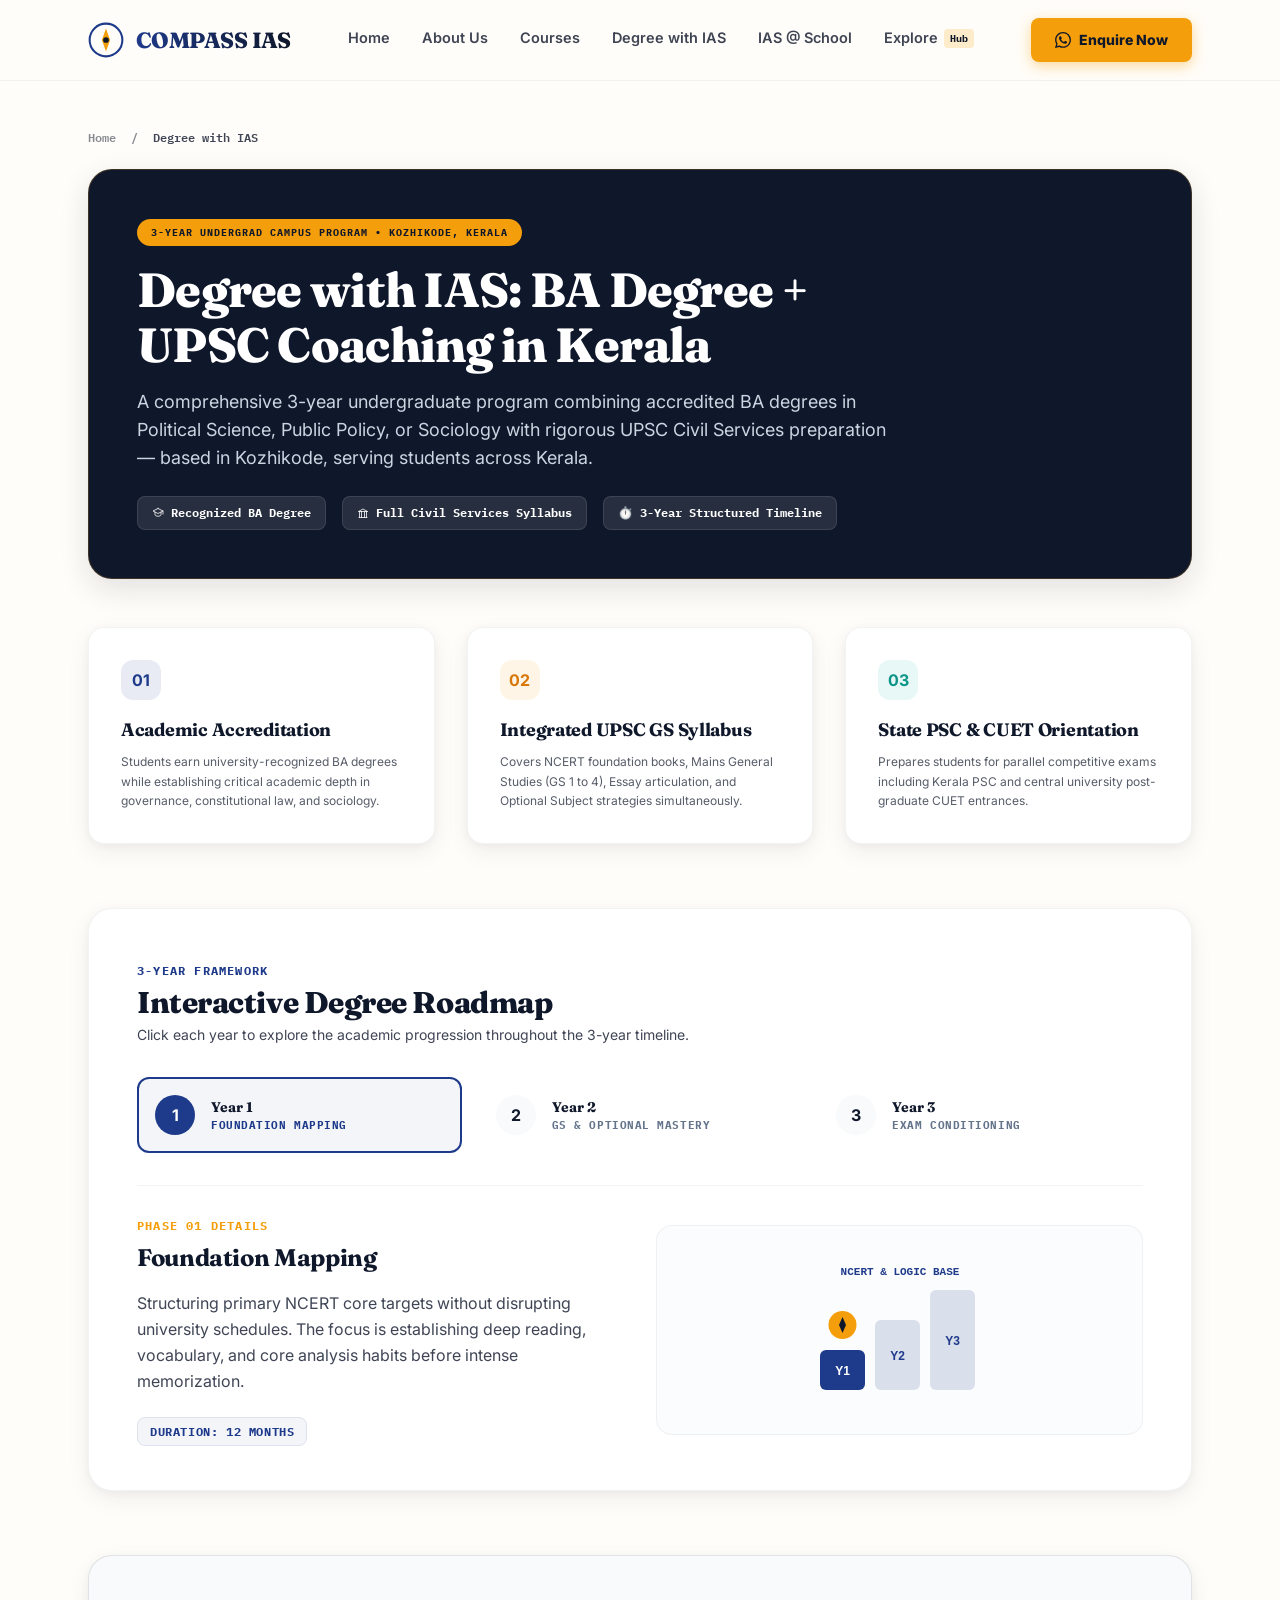
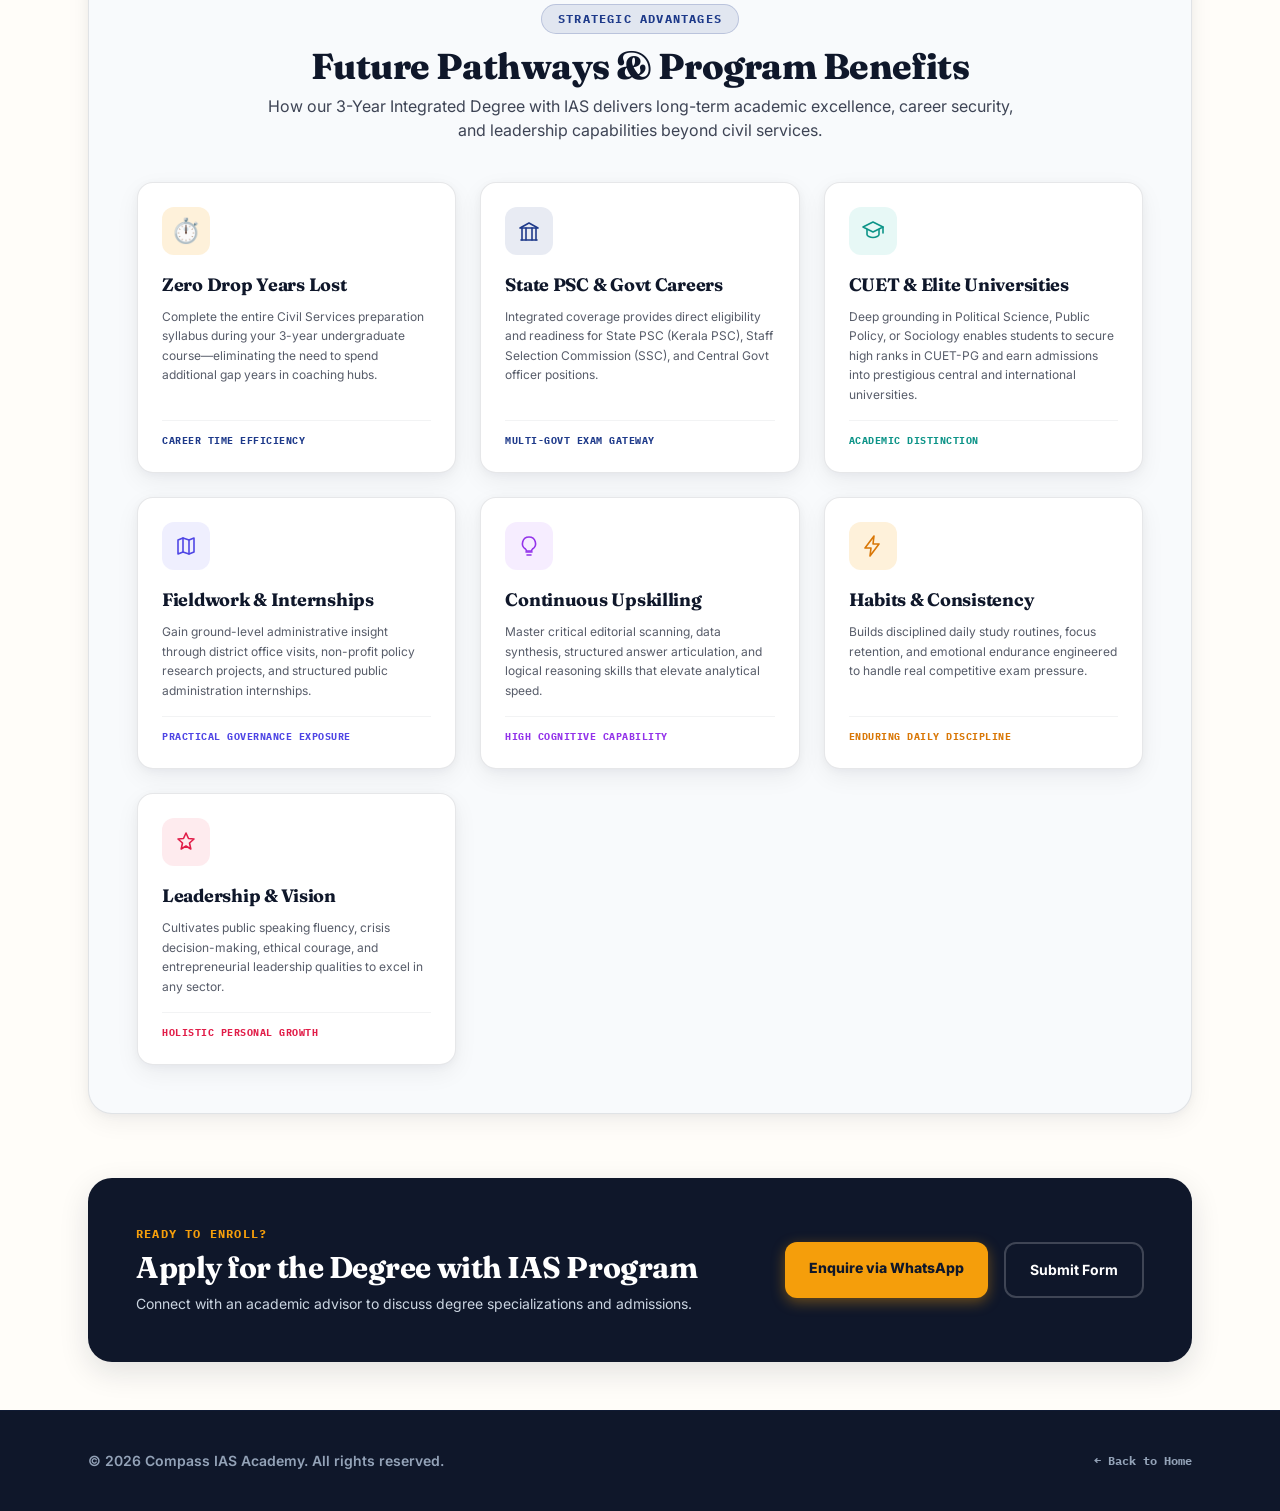
<file: degree-with-ias.html>
<!DOCTYPE html>
<html lang="en" class="scroll-smooth">
<head>
<meta charset="UTF-8">
<meta name="viewport" content="width=device-width, initial-scale=1.0">

<!-- Core SEO Meta Tags -->
<title>Degree with IAS in Kerala | BA Degree + UPSC Coaching | Compass IAS</title>
<meta name="description" content="Degree with IAS: a 3-year integrated program combining a BA degree (Political Science, Public Policy, or Sociology) with UPSC Civil Services preparation. Based in Kozhikode, serving students across Kerala.">
<meta name="keywords" content="Degree with IAS Kerala, BA with UPSC coaching Kerala, UPSC coaching with degree Kozhikode, 3 year IAS degree program Kerala">
<meta name="robots" content="index, follow">
<link rel="canonical" href="https://competude.com/degree-with-ias.html">

<!-- Open Graph / Facebook SEO -->
<meta property="og:type" content="website">
<meta property="og:title" content="Degree with IAS in Kerala | BA Degree + UPSC Coaching | Compass IAS">
<meta property="og:description" content="A 3-year integrated undergraduate program combining an accredited BA degree with rigorous UPSC Civil Services preparation. Based in Kozhikode, Kerala.">
<meta property="og:url" content="https://competude.com/degree-with-ias.html">
<meta property="og:image" content="https://competude.com/degree.png">
<meta property="og:locale" content="en_IN">
<meta property="og:site_name" content="Compass IAS Academy">

<!-- Twitter Card SEO -->
<meta name="twitter:card" content="summary_large_image">
<meta name="twitter:title" content="Degree with IAS in Kerala | Compass IAS">
<meta name="twitter:description" content="3-year integrated BA degree + UPSC Civil Services preparation program, based in Kozhikode, Kerala.">

<!-- Structured Data: Course + Breadcrumb -->
<script type="application/ld+json">
{
  "@context": "https://schema.org",
  "@type": "Course",
  "name": "Degree with IAS",
  "description": "A 3-year integrated undergraduate program combining an accredited BA degree (Political Science, Public Policy, or Sociology) with structured UPSC Civil Services preparation, including State PSC and CUET orientation.",
  "provider": {
    "@type": "EducationalOrganization",
    "name": "Compass IAS Academy",
    "url": "https://competude.com/",
    "sameAs": [
      "https://www.instagram.com/compassiasacademy/",
      "https://www.facebook.com/share/17ophKMFhd/"
    ]
  },
  "url": "https://competude.com/degree-with-ias.html",
  "image": "https://competude.com/degree.png",
  "timeRequired": "P3Y",
  "educationalLevel": "Undergraduate",
  "areaServed": ["Kozhikode", "Kerala", "India"],
  "hasCourseInstance": {
    "@type": "CourseInstance",
    "courseMode": ["onsite"],
    "location": {
      "@type": "Place",
      "name": "Compass IAS Academy",
      "address": {
        "@type": "PostalAddress",
        "streetAddress": "RISE (Research Innovation & Startup Ecosystem), SS College",
        "addressLocality": "Areekode",
        "addressRegion": "Kerala",
        "postalCode": "673639",
        "addressCountry": "IN"
      }
    }
  }
}
</script>
<script type="application/ld+json">
{
  "@context": "https://schema.org",
  "@type": "BreadcrumbList",
  "itemListElement": [
    {"@type": "ListItem", "position": 1, "name": "Home", "item": "https://competude.com/"},
    {"@type": "ListItem", "position": 2, "name": "Degree with IAS", "item": "https://competude.com/degree-with-ias.html"}
  ]
}
</script>

<!-- Fonts -->
<link rel="preconnect" href="https://fonts.googleapis.com">
<link rel="preconnect" href="https://fonts.gstatic.com" crossorigin>
<link href="https://fonts.googleapis.com/css2?family=Fraunces:opsz,wght@9..144,400;9..144,500;9..144,600;9..144,700&family=Inter:wght@400;500;600;700&family=IBM+Plex+Mono:wght@500;600&display=swap" rel="stylesheet">

<!-- Compiled Tailwind CSS (production build, not CDN) -->
<link rel="stylesheet" href="output.css">
</head>
<body class="bg-brandChampagne text-brandNavy font-sans selection:bg-brandYellow selection:text-brandNavy min-h-screen flex flex-col overflow-x-hidden">

<header id="site-header" class="sticky top-0 z-50 bg-brandChampagne/95 backdrop-blur-md border-b border-brandNavy/5 transition-all-300">
  <div class="max-w-6xl mx-auto px-6 h-20 flex items-center justify-between">
    <!-- Branding -->
    <a href="index.html" class="flex items-center gap-3 font-serif font-bold text-xl tracking-wide text-brandNavy group" title="Compass IAS Homepage">
      <svg class="w-9 h-9 transition-transform duration-700 ease-out group-hover:rotate-[135deg]" viewBox="0 0 44 44" fill="none" xmlns="http://www.w3.org/2000/svg">
        <circle cx="22" cy="22" r="20" stroke="#1E3A8A" stroke-width="2.5"/>
        <path d="M22 8 L27 22 L22 36 L17 22 Z" fill="#F59E0B"/>
        <circle cx="22" cy="22" r="3.5" fill="#0F172A"/>
      </svg>
      <span class="tracking-tight font-extrabold text-[22px] bg-gradient-to-r from-brandBlue to-brandNavy bg-clip-text text-transparent">COMPASS IAS</span>
    </a>

    <!-- Navigation Options -->
    <nav class="hidden md:flex items-center gap-8 font-semibold text-[14.5px] text-brandNavy/80">
      <a href="index.html" class="hover:text-brandBlue transition-colors relative after:absolute after:bottom-0 after:left-0 after:h-[2px] after:w-0 hover:after:w-full after:bg-brandYellow after:transition-all after:duration-300 pb-1">Home</a>
      <a href="index.html#about" class="hover:text-brandBlue transition-colors relative after:absolute after:bottom-0 after:left-0 after:h-[2px] after:w-0 hover:after:w-full after:bg-brandYellow after:transition-all after:duration-300 pb-1">About Us</a>
      <a href="index.html#courses" class="hover:text-brandBlue transition-colors relative after:absolute after:bottom-0 after:left-0 after:h-[2px] after:w-0 hover:after:w-full after:bg-brandYellow after:transition-all after:duration-300 pb-1">Courses</a>
      <a href="degree-with-ias.html" class="hover:text-brandBlue transition-colors relative after:absolute after:bottom-0 after:left-0 after:h-[2px] after:w-0 hover:after:w-full after:bg-brandYellow after:transition-all after:duration-300 pb-1">Degree with IAS</a>
      <a href="ias-at-school.html" class="hover:text-brandBlue transition-colors relative after:absolute after:bottom-0 after:left-0 after:h-[2px] after:w-0 hover:after:w-full after:bg-brandYellow after:transition-all after:duration-300 pb-1">IAS @ School</a>
      <a href="index.html#explore" class="hover:text-brandBlue transition-colors relative after:absolute after:bottom-0 after:left-0 after:h-[2px] after:w-0 hover:after:w-full after:bg-brandYellow after:transition-all after:duration-300 pb-1 flex items-center gap-1.5">
        <span>Explore</span>
        <span class="bg-brandYellow/20 text-brandNavy font-mono text-[10px] px-1.5 py-0.5 rounded font-extrabold">Hub</span>
      </a>
    </nav>

    <!-- WhatsApp Enquiry CTA -->
    <div class="hidden md:block">
      <a href="https://wa.me/918714326595?text=Hi%20Compass%20IAS,%20I%20would%20like%20to%20enquire%20about%20your%20UPSC%20programs." 
         target="_blank" 
         class="bg-brandYellow hover:bg-brandYellowHover text-brandNavy font-extrabold text-sm px-6 py-3 rounded-lg shadow-yellow-glow hover:translate-y-[-1px] transition-all duration-300 inline-flex items-center gap-2 whitespace-nowrap"
         title="Direct WhatsApp Enquiry">
        <svg class="w-4 h-4 fill-current" viewBox="0 0 24 24" xmlns="http://www.w3.org/2000/svg"><path d="M17.472 14.382c-.297-.149-1.758-.867-2.03-.967-.273-.099-.471-.148-.67.15-.197.297-.767.966-.94 1.164-.173.199-.347.223-.644.075-.297-.15-1.255-.463-2.39-1.475-.883-.788-1.48-1.761-1.653-2.059-.173-.297-.018-.458.13-.606.134-.133.298-.347.446-.52.149-.174.198-.298.298-.497.099-.198.05-.371-.025-.52-.075-.149-.669-1.612-.916-2.207-.242-.579-.487-.5-.669-.51-.173-.008-.371-.01-.57-.01-.198 0-.52.074-.792.372-.272.297-1.04 1.016-1.04 2.479 0 1.462 1.065 2.875 1.213 3.074.149.198 2.096 3.2 5.077 4.487.709.306 1.262.489 1.694.625.712.227 1.36.195 1.871.118.571-.085 1.758-.719 2.006-1.413.248-.694.248-1.289.173-1.413-.074-.124-.272-.198-.57-.347m-5.421 7.403h-.004a9.87 9.87 0 01-5.031-1.378l-.361-.214-3.741.982.998-3.648-.235-.374a9.86 9.86 0 01-1.51-5.26c.001-5.45 4.436-9.884 9.888-9.884 2.64 0 5.122 1.03 6.988 2.898a9.825 9.825 0 012.893 6.994c-.003 5.45-4.437 9.884-9.885 9.884m8.413-18.297A11.815 11.815 0 0012.05 0C5.495 0 .16 5.335.157 11.892c0 2.096.547 4.142 1.588 5.945L0 24l6.335-1.662c1.746.953 3.71 1.455 5.703 1.457h.005c6.554 0 11.89-5.335 11.893-11.893a11.821 11.821 0 00-3.48-8.413z"/></svg>
        Enquire Now
      </a>
    </div>

    <!-- Mobile Menu Button -->
    <button id="hamburgerBtn" class="md:hidden flex flex-col justify-center items-center w-10 h-10 rounded-lg hover:bg-brandNavy/5 transition-colors z-50" aria-label="Toggle Menu">
      <div class="flex flex-col gap-1.5 w-6">
        <span class="h-[2.5px] w-full bg-brandNavy rounded-full transition-all duration-300 origin-center"></span>
        <span class="h-[2.5px] w-full bg-brandNavy rounded-full transition-all duration-300"></span>
        <span class="h-[2.5px] w-full bg-brandNavy rounded-full transition-all duration-300 origin-center"></span>
      </div>
    </button>
  </div>

  <div id="mobileMenu" class="md:hidden fixed inset-x-0 top-20 bg-brandChampagne border-b border-brandNavy/5 shadow-lg px-6 py-8 flex flex-col gap-4 transform -translate-y-10 opacity-0 pointer-events-none transition-all duration-300 z-40">
    <a href="index.html" class="font-bold text-lg text-brandNavy py-2 border-b border-slate-100">Home</a>
    <a href="index.html#about" class="font-bold text-lg text-brandNavy py-2 border-b border-slate-100">About Us</a>
    <a href="index.html#courses" class="font-bold text-lg text-brandNavy py-2 border-b border-slate-100">Courses</a>
    <a href="degree-with-ias.html" class="font-bold text-lg text-brandNavy py-2 border-b border-slate-100">Degree with IAS</a>
    <a href="ias-at-school.html" class="font-bold text-lg text-brandNavy py-2 border-b border-slate-100">IAS @ School</a>
    <a href="index.html#explore" class="font-bold text-lg text-brandNavy py-2 border-b border-slate-100 flex justify-between items-center">
      <span>Explore Gallery &amp; Hub</span>
      <span class="bg-brandYellow text-brandNavy font-mono text-xs px-2 py-0.5 rounded font-bold">New</span>
    </a>
    <a href="https://wa.me/918714326595?text=Hi%20Compass%20IAS,%20I%20would%20like%20to%20enquire%20about%20your%20UPSC%20programs." 
       target="_blank" 
       class="w-full text-center bg-brandYellow text-brandNavy font-extrabold py-4 rounded-lg shadow-md mt-4 inline-flex items-center justify-center gap-2 whitespace-nowrap">
      <svg class="w-4 h-4 fill-current" viewBox="0 0 24 24" xmlns="http://www.w3.org/2000/svg"><path d="M17.472 14.382c-.297-.149-1.758-.867-2.03-.967-.273-.099-.471-.148-.67.15-.197.297-.767.966-.94 1.164-.173.199-.347.223-.644.075-.297-.15-1.255-.463-2.39-1.475-.883-.788-1.48-1.761-1.653-2.059-.173-.297-.018-.458.13-.606.134-.133.298-.347.446-.52.149-.174.198-.298.298-.497.099-.198.05-.371-.025-.52-.075-.149-.669-1.612-.916-2.207-.242-.579-.487-.5-.669-.51-.173-.008-.371-.01-.57-.01-.198 0-.52.074-.792.372-.272.297-1.04 1.016-1.04 2.479 0 1.462 1.065 2.875 1.213 3.074.149.198 2.096 3.2 5.077 4.487.709.306 1.262.489 1.694.625.712.227 1.36.195 1.871.118.571-.085 1.758-.719 2.006-1.413.248-.694.248-1.289.173-1.413-.074-.124-.272-.198-.57-.347m-5.421 7.403h-.004a9.87 9.87 0 01-5.031-1.378l-.361-.214-3.741.982.998-3.648-.235-.374a9.86 9.86 0 01-1.51-5.26c.001-5.45 4.436-9.884 9.888-9.884 2.64 0 5.122 1.03 6.988 2.898a9.825 9.825 0 012.893 6.994c-.003 5.45-4.437 9.884-9.885 9.884m8.413-18.297A11.815 11.815 0 0012.05 0C5.495 0 .16 5.335.157 11.892c0 2.096.547 4.142 1.588 5.945L0 24l6.335-1.662c1.746.953 3.71 1.455 5.703 1.457h.005c6.554 0 11.89-5.335 11.893-11.893a11.821 11.821 0 00-3.48-8.413z"/></svg>
      Enquire Now
    </a>
  </div>
</header>

<main class="flex-grow py-12 bg-brandChampagne">
  <div class="max-w-6xl mx-auto px-6">
      <div id="course-detail-degree">

        <!-- Breadcrumb -->
        <nav aria-label="Breadcrumb" class="mb-6 text-xs font-mono font-semibold text-brandNavy/50">
          <a href="index.html" class="hover:text-brandBlue transition-colors">Home</a>
          <span class="mx-2">/</span>
          <span class="text-brandNavy/80">Degree with IAS</span>
        </nav>

        <!-- Header Banner -->
        <div class="bg-brandNavy text-white reveal-on-scroll rounded-3xl p-8 lg:p-12 mb-12 shadow-navy-glow border border-brandYellow/20 relative overflow-hidden">
          <div class="max-w-3xl relative z-10">
            <span class="bg-brandYellow text-brandNavy font-mono text-[10px] font-extrabold tracking-widest uppercase px-3.5 py-1.5 rounded-full inline-block mb-4">
              3-Year Undergrad Campus Program &bull; Kozhikode, Kerala
            </span>
            <h1 class="font-serif font-extrabold text-3xl sm:text-5xl text-white mb-4">Degree with IAS: BA Degree + UPSC Coaching in Kerala</h1>
            <p class="text-slate-300 text-base sm:text-lg leading-relaxed mb-6">
              A comprehensive 3-year undergraduate program combining accredited BA degrees in Political Science, Public Policy, or Sociology with rigorous UPSC Civil Services preparation — based in Kozhikode, serving students across Kerala.            </p>

            <div class="flex flex-wrap gap-4 text-xs font-mono font-bold">
              <span class="bg-white/10 px-3.5 py-2 rounded-lg border border-white/10"><svg viewBox="0 0 24 24" fill="none" stroke="currentColor" stroke-width="1.6" stroke-linecap="round" stroke-linejoin="round" style="width:1em;height:1em;display:inline-block;vertical-align:-0.125em" xmlns="http://www.w3.org/2000/svg"><path d="M12 3 2 8l10 5 10-5-10-5z"/><path d="M6 10.5v5c0 1.5 3 3 6 3s6-1.5 6-3v-5"/><path d="M22 8v6"/></svg> Recognized BA Degree</span>
              <span class="bg-white/10 px-3.5 py-2 rounded-lg border border-white/10"><svg viewBox="0 0 24 24" fill="none" stroke="currentColor" stroke-width="1.6" stroke-linecap="round" stroke-linejoin="round" style="width:1em;height:1em;display:inline-block;vertical-align:-0.125em" xmlns="http://www.w3.org/2000/svg"><path d="M4 21h16"/><path d="M5 21V9M9 21V9M15 21V9M19 21V9"/><path d="M3 9l9-5 9 5"/><path d="M4 9h16"/></svg> Full Civil Services Syllabus</span>
              <span class="bg-white/10 px-3.5 py-2 rounded-lg border border-white/10">⏱️ 3-Year Structured Timeline</span>
            </div>
          </div>
        </div>

        <!-- Program Overview Pillars -->
        <div class="grid grid-cols-1 lg:grid-cols-3 gap-8 mb-16">
          <div class="bg-white p-8 rounded-2xl border border-brandNavy/5 shadow-sm">
            <div class="w-10 h-10 rounded-xl bg-brandBlue/10 text-brandBlue font-bold flex items-center justify-center mb-4">01</div>
            <h3 class="font-serif font-bold text-lg text-brandNavy mb-2">Academic Accreditation</h3>
            <p class="text-xs text-brandNavy/70 leading-relaxed">
              Students earn university-recognized BA degrees while establishing critical academic depth in governance, constitutional law, and sociology.
            </p>
          </div>

          <div class="bg-white p-8 rounded-2xl border border-brandNavy/5 shadow-sm">
            <div class="w-10 h-10 rounded-xl bg-brandYellow/10 text-brandYellowHover font-bold flex items-center justify-center mb-4">02</div>
            <h3 class="font-serif font-bold text-lg text-brandNavy mb-2">Integrated UPSC GS Syllabus</h3>
            <p class="text-xs text-brandNavy/70 leading-relaxed">
              Covers NCERT foundation books, Mains General Studies (GS 1 to 4), Essay articulation, and Optional Subject strategies simultaneously.
            </p>
          </div>

          <div class="bg-white p-8 rounded-2xl border border-brandNavy/5 shadow-sm">
            <div class="w-10 h-10 rounded-xl bg-teal-500/10 text-teal-600 font-bold flex items-center justify-center mb-4">03</div>
            <h3 class="font-serif font-bold text-lg text-brandNavy mb-2">State PSC &amp; CUET Orientation</h3>
            <p class="text-xs text-brandNavy/70 leading-relaxed">
              Prepares students for parallel competitive exams including Kerala PSC and central university post-graduate CUET entrances.
            </p>
          </div>
        </div>

        <!-- Degree 3-Year Stepper -->
        <div class="bg-white border border-brandNavy/5 reveal-on-scroll rounded-3xl p-8 lg:p-12 shadow-sm mb-16">
          <div class="max-w-2xl mb-8">
            <span class="font-mono text-xs font-bold tracking-widest text-brandBlue uppercase">3-Year Framework</span>
            <h2 class="font-serif font-extrabold text-3xl text-brandNavy mt-1">Interactive Degree Roadmap</h2>
            <p class="text-brandNavy/80 text-sm mt-1">Click each year to explore the academic progression throughout the 3-year timeline.</p>
          </div>

          <div class="grid grid-cols-1 md:grid-cols-3 gap-4 border-b border-brandNavy/5 pb-8 mb-8">
            <button onclick="switchDegreePageStep(1)" id="degree-page-tab-1" class="flex items-center gap-4 text-left p-4 rounded-xl border-2 border-brandBlue bg-brandBlue/5 transition-all-300 cursor-pointer">
              <span class="w-10 h-10 rounded-full bg-brandBlue text-white font-bold flex items-center justify-center">1</span>
              <div>
                <h4 class="font-serif font-bold text-sm text-brandNavy">Year 1</h4>
                <p class="text-[11px] font-mono uppercase tracking-wider text-brandBlue font-bold">Foundation Mapping</p>
              </div>
            </button>

            <button onclick="switchDegreePageStep(2)" id="degree-page-tab-2" class="flex items-center gap-4 text-left p-4 rounded-xl border-2 border-transparent hover:bg-brandLight transition-all-300 cursor-pointer">
              <span class="w-10 h-10 rounded-full bg-brandLight text-brandNavy font-bold flex items-center justify-center">2</span>
              <div>
                <h4 class="font-serif font-bold text-sm text-brandNavy">Year 2</h4>
                <p class="text-[11px] font-mono uppercase tracking-wider text-slate-500 font-bold">GS &amp; Optional Mastery</p>
              </div>
            </button>

            <button onclick="switchDegreePageStep(3)" id="degree-page-tab-3" class="flex items-center gap-4 text-left p-4 rounded-xl border-2 border-transparent hover:bg-brandLight transition-all-300 cursor-pointer">
              <span class="w-10 h-10 rounded-full bg-brandLight text-brandNavy font-bold flex items-center justify-center">3</span>
              <div>
                <h4 class="font-serif font-bold text-sm text-brandNavy">Year 3</h4>
                <p class="text-[11px] font-mono uppercase tracking-wider text-slate-500 font-bold">Exam Conditioning</p>
              </div>
            </button>
          </div>

          <div id="degree-page-step-content" class="transition-all duration-300">
            <div class="grid grid-cols-1 lg:grid-cols-2 gap-8 items-center">
              <div>
                <span id="degree-step-badge" class="font-mono text-xs font-bold text-brandYellow uppercase tracking-widest block mb-2">Phase 01 Details</span>
                <h3 id="degree-step-title" class="font-serif font-bold text-2xl text-brandNavy mb-4">Foundation Mapping</h3>
                <p id="degree-step-desc" class="text-brandNavy/80 text-base leading-relaxed mb-6">
                  Structuring primary NCERT core targets without disrupting university schedules. The focus is establishing deep reading, vocabulary, and core analysis habits before intense memorization.
                </p>
                <span class="text-xs font-mono font-bold uppercase tracking-wider text-brandBlue bg-brandBlue/5 px-3 py-1.5 rounded-lg border border-brandBlue/10">Duration: 12 Months</span>
              </div>
              <div id="degree-step-svg" class="flex justify-center bg-brandLight/50 rounded-2xl p-6 border border-brandNavy/5">
                <svg width="220" height="160" viewBox="0 0 200 160" fill="none" xmlns="http://www.w3.org/2000/svg">
                  <text x="100" y="25" fill="#1E3A8A" font-size="11" font-weight="bold" text-anchor="middle" font-family="monospace">NCERT &amp; LOGIC BASE</text>
                  <rect x="20" y="100" width="45" height="40" rx="6" fill="#1E3A8A" />
                  <text x="42.5" y="125" fill="white" font-size="12" font-family="sans-serif" font-weight="bold" text-anchor="middle">Y1</text>
                  <rect x="75" y="70" width="45" height="70" rx="6" fill="#1E3A8A" opacity="0.15" />
                  <text x="97.5" y="110" fill="#1E3A8A" font-size="12" font-family="sans-serif" font-weight="bold" text-anchor="middle">Y2</text>
                  <rect x="130" y="40" width="45" height="100" rx="6" fill="#1E3A8A" opacity="0.15" />
                  <text x="152.5" y="95" fill="#1E3A8A" font-size="12" font-family="sans-serif" font-weight="bold" text-anchor="middle">Y3</text>
                  <circle cx="42.5" cy="75" r="14" fill="#F59E0B" class="animate-pulse" />
                  <path d="M42.5 67 L46 75 L42.5 83 L39 75 Z" fill="#0F172A" />
                </svg>
              </div>
            </div>
          </div>
        </div>

        <!-- 7-Card Infographic Matrix for Degree Benefits -->
        <div class="bg-brandLight border border-brandNavy/10 reveal-on-scroll rounded-3xl p-8 lg:p-12 shadow-md mb-16 relative overflow-hidden">
          <div class="max-w-3xl mb-10 text-center mx-auto">
            <span class="inline-block font-mono text-xs font-bold tracking-widest text-brandBlue uppercase bg-brandBlue/10 px-4 py-1.5 rounded-full border border-brandBlue/20 mb-3">
              Strategic Advantages
            </span>
            <h2 class="font-serif font-extrabold text-3xl sm:text-4xl text-brandNavy">Future Pathways &amp; Program Benefits</h2>
            <p class="text-brandNavy/80 text-base mt-2">
              How our 3-Year Integrated Degree with IAS delivers long-term academic excellence, career security, and leadership capabilities beyond civil services.
            </p>
          </div>

          <div class="grid grid-cols-1 md:grid-cols-2 lg:grid-cols-3 gap-6">
            <div class="bg-white rounded-2xl p-6 border border-brandNavy/10 shadow-sm hover:shadow-md transition-all flex flex-col justify-between group">
              <div>
                <div class="w-12 h-12 rounded-xl bg-brandYellow/15 text-brandYellowHover flex items-center justify-center font-extrabold text-2xl mb-4 group-hover:scale-110 transition-transform">⏱️</div>
                <h3 class="font-serif font-bold text-lg text-brandNavy mb-2">Zero Drop Years Lost</h3>
                <p class="text-xs text-brandNavy/70 leading-relaxed mb-4">Complete the entire Civil Services preparation syllabus during your 3-year undergraduate course—eliminating the need to spend additional gap years in coaching hubs.</p>
              </div>
              <span class="font-mono text-[10px] font-bold text-brandBlue uppercase tracking-wider block pt-3 border-t border-brandNavy/5">Career Time Efficiency</span>
            </div>

            <div class="bg-white rounded-2xl p-6 border border-brandNavy/10 shadow-sm hover:shadow-md transition-all flex flex-col justify-between group">
              <div>
                <div class="w-12 h-12 rounded-xl bg-brandBlue/10 text-brandBlue flex items-center justify-center font-extrabold text-2xl mb-4 group-hover:scale-110 transition-transform"><svg viewBox="0 0 24 24" fill="none" stroke="currentColor" stroke-width="1.6" stroke-linecap="round" stroke-linejoin="round" style="width:1em;height:1em;display:inline-block;vertical-align:-0.125em" xmlns="http://www.w3.org/2000/svg"><path d="M4 21h16"/><path d="M5 21V9M9 21V9M15 21V9M19 21V9"/><path d="M3 9l9-5 9 5"/><path d="M4 9h16"/></svg></div>
                <h3 class="font-serif font-bold text-lg text-brandNavy mb-2">State PSC &amp; Govt Careers</h3>
                <p class="text-xs text-brandNavy/70 leading-relaxed mb-4">Integrated coverage provides direct eligibility and readiness for State PSC (Kerala PSC), Staff Selection Commission (SSC), and Central Govt officer positions.</p>
              </div>
              <span class="font-mono text-[10px] font-bold text-brandBlue uppercase tracking-wider block pt-3 border-t border-brandNavy/5">Multi-Govt Exam Gateway</span>
            </div>

            <div class="bg-white rounded-2xl p-6 border border-brandNavy/10 shadow-sm hover:shadow-md transition-all flex flex-col justify-between group">
              <div>
                <div class="w-12 h-12 rounded-xl bg-teal-500/10 text-teal-600 flex items-center justify-center font-extrabold text-2xl mb-4 group-hover:scale-110 transition-transform"><svg viewBox="0 0 24 24" fill="none" stroke="currentColor" stroke-width="1.6" stroke-linecap="round" stroke-linejoin="round" style="width:1em;height:1em;display:inline-block;vertical-align:-0.125em" xmlns="http://www.w3.org/2000/svg"><path d="M12 3 2 8l10 5 10-5-10-5z"/><path d="M6 10.5v5c0 1.5 3 3 6 3s6-1.5 6-3v-5"/><path d="M22 8v6"/></svg></div>
                <h3 class="font-serif font-bold text-lg text-brandNavy mb-2">CUET &amp; Elite Universities</h3>
                <p class="text-xs text-brandNavy/70 leading-relaxed mb-4">Deep grounding in Political Science, Public Policy, or Sociology enables students to secure high ranks in CUET-PG and earn admissions into prestigious central and international universities.</p>
              </div>
              <span class="font-mono text-[10px] font-bold text-teal-600 uppercase tracking-wider block pt-3 border-t border-brandNavy/5">Academic Distinction</span>
            </div>

            <div class="bg-white rounded-2xl p-6 border border-brandNavy/10 shadow-sm hover:shadow-md transition-all flex flex-col justify-between group">
              <div>
                <div class="w-12 h-12 rounded-xl bg-indigo-500/10 text-indigo-600 flex items-center justify-center font-extrabold text-2xl mb-4 group-hover:scale-110 transition-transform"><svg viewBox="0 0 24 24" fill="none" stroke="currentColor" stroke-width="1.6" stroke-linecap="round" stroke-linejoin="round" style="width:1em;height:1em;display:inline-block;vertical-align:-0.125em" xmlns="http://www.w3.org/2000/svg"><path d="M9 4 4 6v14l5-2 6 2 5-2V4l-5 2-6-2z"/><path d="M9 4v14M15 6v14"/></svg></div>
                <h3 class="font-serif font-bold text-lg text-brandNavy mb-2">Fieldwork &amp; Internships</h3>
                <p class="text-xs text-brandNavy/70 leading-relaxed mb-4">Gain ground-level administrative insight through district office visits, non-profit policy research projects, and structured public administration internships.</p>
              </div>
              <span class="font-mono text-[10px] font-bold text-indigo-600 uppercase tracking-wider block pt-3 border-t border-brandNavy/5">Practical Governance Exposure</span>
            </div>

            <div class="bg-white rounded-2xl p-6 border border-brandNavy/10 shadow-sm hover:shadow-md transition-all flex flex-col justify-between group">
              <div>
                <div class="w-12 h-12 rounded-xl bg-purple-500/10 text-purple-600 flex items-center justify-center font-extrabold text-2xl mb-4 group-hover:scale-110 transition-transform"><svg viewBox="0 0 24 24" fill="none" stroke="currentColor" stroke-width="1.6" stroke-linecap="round" stroke-linejoin="round" style="width:1em;height:1em;display:inline-block;vertical-align:-0.125em" xmlns="http://www.w3.org/2000/svg"><path d="M9 18h6M10 21h4"/><path d="M12 3a6.5 6.5 0 0 0-3.5 12c.5.4.8 1 .8 1.6V17h5.4v-.4c0-.6.3-1.2.8-1.6A6.5 6.5 0 0 0 12 3z"/></svg></div>
                <h3 class="font-serif font-bold text-lg text-brandNavy mb-2">Continuous Upskilling</h3>
                <p class="text-xs text-brandNavy/70 leading-relaxed mb-4">Master critical editorial scanning, data synthesis, structured answer articulation, and logical reasoning skills that elevate analytical speed.</p>
              </div>
              <span class="font-mono text-[10px] font-bold text-purple-600 uppercase tracking-wider block pt-3 border-t border-brandNavy/5">High Cognitive Capability</span>
            </div>

            <div class="bg-white rounded-2xl p-6 border border-brandNavy/10 shadow-sm hover:shadow-md transition-all flex flex-col justify-between group">
              <div>
                <div class="w-12 h-12 rounded-xl bg-brandYellow/15 text-brandYellowHover flex items-center justify-center font-extrabold text-2xl mb-4 group-hover:scale-110 transition-transform"><svg viewBox="0 0 24 24" fill="none" stroke="currentColor" stroke-width="1.6" stroke-linecap="round" stroke-linejoin="round" style="width:1em;height:1em;display:inline-block;vertical-align:-0.125em" xmlns="http://www.w3.org/2000/svg"><path d="M13 2 4 14h6l-1 8 9-12h-6l1-8z"/></svg></div>
                <h3 class="font-serif font-bold text-lg text-brandNavy mb-2">Habits &amp; Consistency</h3>
                <p class="text-xs text-brandNavy/70 leading-relaxed mb-4">Builds disciplined daily study routines, focus retention, and emotional endurance engineered to handle real competitive exam pressure.</p>
              </div>
              <span class="font-mono text-[10px] font-bold text-brandYellowHover uppercase tracking-wider block pt-3 border-t border-brandNavy/5">Enduring Daily Discipline</span>
            </div>

            <div class="bg-white rounded-2xl p-6 border border-brandNavy/10 shadow-sm hover:shadow-md transition-all flex flex-col justify-between group md:col-span-2 lg:col-span-1">
              <div>
                <div class="w-12 h-12 rounded-xl bg-rose-500/10 text-rose-600 flex items-center justify-center font-extrabold text-2xl mb-4 group-hover:scale-110 transition-transform"><svg viewBox="0 0 24 24" fill="none" stroke="currentColor" stroke-width="1.6" stroke-linecap="round" stroke-linejoin="round" style="width:1em;height:1em;display:inline-block;vertical-align:-0.125em" xmlns="http://www.w3.org/2000/svg"><path d="M12 3l2.5 5.5L20 9l-4.5 4 1.3 6L12 16l-4.8 3 1.3-6L4 9l5.5-.5L12 3z"/></svg></div>
                <h3 class="font-serif font-bold text-lg text-brandNavy mb-2">Leadership &amp; Vision</h3>
                <p class="text-xs text-brandNavy/70 leading-relaxed mb-4">Cultivates public speaking fluency, crisis decision-making, ethical courage, and entrepreneurial leadership qualities to excel in any sector.</p>
              </div>
              <span class="font-mono text-[10px] font-bold text-rose-600 uppercase tracking-wider block pt-3 border-t border-brandNavy/5">Holistic Personal Growth</span>
            </div>
          </div>
        </div>

        <div class="bg-brandNavy text-white reveal-on-scroll rounded-3xl p-8 lg:p-12 flex flex-col md:flex-row items-center justify-between gap-8 shadow-navy-glow">
          <div>
            <span class="font-mono text-xs font-bold text-brandYellow uppercase tracking-widest block mb-2">Ready to Enroll?</span>
            <h3 class="font-serif font-bold text-2xl sm:text-3xl">Apply for the Degree with IAS Program</h3>
            <p class="text-slate-300 text-sm mt-2">Connect with an academic advisor to discuss degree specializations and admissions.</p>
          </div>
          <div class="flex flex-wrap gap-4 whitespace-nowrap">
            <a href="https://wa.me/918714326595?text=Hi%20Compass%20IAS,%20I%20would%20like%20to%20enquire%20about%20the%20Degree%20with%20IAS%20program." target="_blank" class="bg-brandYellow hover:bg-brandYellowHover text-brandNavy font-extrabold text-sm px-6 py-4 rounded-xl shadow-yellow-glow transition-all">
              Enquire via WhatsApp
            </a>
            <a href="index.html#contact" class="border-2 border-white/20 text-white hover:bg-white/10 font-bold text-sm px-6 py-4 rounded-xl transition-all">
              Submit Form
            </a>
          </div>
        </div>

      </div>
  </div>
</main>

<footer class="bg-brandNavy text-slate-300 py-10 border-t border-brandBlue/10">
  <div class="max-w-6xl mx-auto px-6 flex flex-col sm:flex-row items-center justify-between gap-6">
    <p class="text-sm font-semibold text-slate-400">&copy; 2026 Compass IAS Academy. All rights reserved.</p>
    <a href="index.html" class="text-xs font-mono font-bold text-slate-400 hover:text-brandYellow transition-colors">&larr; Back to Home</a>
  </div>
</footer>

<script>
  // Interactive 3-Year Roadmap Stepper (standalone for this page)
  const degreePageSteps = {
    1: {
      badge: 'Phase 01 Details',
      title: 'Foundation Mapping',
      desc: 'Structuring primary NCERT core targets without disrupting university schedules. The focus is establishing deep reading, vocabulary, and core analysis habits before intense memorization.',
      svgContent: `
        <svg width="220" height="160" viewBox="0 0 200 160" fill="none" xmlns="http://www.w3.org/2000/svg">
          <text x="100" y="25" fill="#1E3A8A" font-size="11" font-weight="bold" text-anchor="middle" font-family="monospace">NCERT &amp; LOGIC BASE</text>
          <rect x="20" y="100" width="45" height="40" rx="6" fill="#1E3A8A" />
          <text x="42.5" y="125" fill="white" font-size="12" font-family="sans-serif" font-weight="bold" text-anchor="middle">Y1</text>
          <rect x="75" y="70" width="45" height="70" rx="6" fill="#1E3A8A" opacity="0.15" />
          <text x="97.5" y="110" fill="#1E3A8A" font-size="12" font-family="sans-serif" font-weight="bold" text-anchor="middle">Y2</text>
          <rect x="130" y="40" width="45" height="100" rx="6" fill="#1E3A8A" opacity="0.15" />
          <text x="152.5" y="95" fill="#1E3A8A" font-size="12" font-family="sans-serif" font-weight="bold" text-anchor="middle">Y3</text>
          <circle cx="42.5" cy="75" r="14" fill="#F59E0B" class="animate-pulse" />
          <path d="M42.5 67 L46 75 L42.5 83 L39 75 Z" fill="#0F172A" />
        </svg>
      `
    },
    2: {
      badge: 'Phase 02 Details',
      title: 'Core UPSC Concepts',
      desc: 'Comprehensive coverage of foundational General Studies papers (History, Economics, Polity) accompanied by a balanced optional subject selection flow and intensive syllabus mapping.',
      svgContent: `
        <svg width="220" height="160" viewBox="0 0 200 160" fill="none" xmlns="http://www.w3.org/2000/svg">
          <text x="100" y="25" fill="#1E3A8A" font-size="11" font-weight="bold" text-anchor="middle" font-family="monospace">GS &amp; OPTIONAL MASTERY</text>
          <rect x="20" y="100" width="45" height="40" rx="6" fill="#0F172A" opacity="0.4" />
          <path d="M42.5 120 L40 123 L46 117" stroke="#F59E0B" stroke-width="2.5" stroke-linecap="round"/>
          <rect x="75" y="70" width="45" height="70" rx="6" fill="#1E3A8A" />
          <text x="97.5" y="110" fill="white" font-size="12" font-family="sans-serif" font-weight="bold" text-anchor="middle">Y2</text>
          <rect x="130" y="40" width="45" height="100" rx="6" fill="#1E3A8A" opacity="0.15" />
          <text x="152.5" y="95" fill="#1E3A8A" font-size="12" font-family="sans-serif" font-weight="bold" text-anchor="middle">Y3</text>
          <circle cx="97.5" cy="45" r="16" fill="#F59E0B" class="animate-bounce" />
          <circle cx="97.5" cy="45" r="10" stroke="#0F172A" stroke-width="2" fill="none" />
          <circle cx="97.5" cy="45" r="4" fill="#0F172A" />
        </svg>
      `
    },
    3: {
      badge: 'Phase 03 Details',
      title: 'Exam Conditioning',
      desc: 'Shifting priorities directly to timed daily answer-writing feedback loops, comprehensive mock tests under full exam settings, and targeted interview simulation blocks.',
      svgContent: `
        <svg width="220" height="160" viewBox="0 0 200 160" fill="none" xmlns="http://www.w3.org/2000/svg">
          <text x="100" y="25" fill="#F59E0B" font-size="11" font-weight="bold" text-anchor="middle" font-family="monospace">MOCKS &amp; INTERVIEWS</text>
          <rect x="20" y="100" width="45" height="40" rx="6" fill="#0F172A" opacity="0.4" />
          <rect x="75" y="70" width="45" height="70" rx="6" fill="#0F172A" opacity="0.4" />
          <rect x="130" y="40" width="45" height="100" rx="6" fill="#F59E0B" />
          <text x="152.5" y="95" fill="#0F172A" font-size="12" font-family="sans-serif" font-weight="bold" text-anchor="middle">Y3</text>
          <circle cx="152.5" cy="22" r="14" fill="#1E3A8A" class="animate-ping" opacity="0.4" />
          <circle cx="152.5" cy="22" r="13" fill="#1E3A8A" />
          <path d="M152.5 15 L155 20 L160 21 L156 25 L157 30 L152.5 27 L148 30 L149 25 L145 21 L150 20 Z" fill="#F59E0B" />
        </svg>
      `
    }
  };

  function switchDegreePageStep(stepNum) {
    [1, 2, 3].forEach(num => {
      const btn = document.getElementById(`degree-page-tab-${num}`);
      if (btn) {
        const numSpan = btn.querySelector('span');
        const textPara = btn.querySelector('p');

        if (num === stepNum) {
          btn.className = "flex items-center gap-4 text-left p-4 rounded-xl border-2 border-brandBlue bg-brandBlue/5 transition-all-300 cursor-pointer";
          if (numSpan) numSpan.className = "w-10 h-10 rounded-full bg-brandBlue text-white font-bold flex items-center justify-center";
          if (textPara) textPara.className = "text-[11px] font-mono uppercase tracking-wider text-brandBlue font-bold";
        } else {
          btn.className = "flex items-center gap-4 text-left p-4 rounded-xl border-2 border-transparent hover:bg-brandLight transition-all-300 cursor-pointer";
          if (numSpan) numSpan.className = "w-10 h-10 rounded-full bg-brandLight text-brandNavy font-bold flex items-center justify-center";
          if (textPara) textPara.className = "text-[11px] font-mono uppercase tracking-wider text-slate-500 font-bold";
        }
      }
    });

    const content = document.getElementById('degree-page-step-content');
    if (content) {
      content.style.opacity = '0';
      setTimeout(() => {
        const data = degreePageSteps[stepNum];
        if (data) {
          document.getElementById('degree-step-badge').innerText = data.badge;
          document.getElementById('degree-step-title').innerText = data.title;
          document.getElementById('degree-step-desc').innerText = data.desc;
          document.getElementById('degree-step-svg').innerHTML = data.svgContent;
        }
        content.style.opacity = '1';
      }, 150);
    }
  }

  // Mobile Nav mechanics
  const hamburgerBtn = document.getElementById('hamburgerBtn');
  const mobileMenu = document.getElementById('mobileMenu');

  if (hamburgerBtn && mobileMenu) {
    hamburgerBtn.addEventListener('click', () => {
      hamburgerBtn.classList.toggle('active');
      mobileMenu.classList.toggle('open');
      if (mobileMenu.classList.contains('open')) {
        mobileMenu.style.opacity = '1';
        mobileMenu.style.pointerEvents = 'auto';
        mobileMenu.style.transform = 'translateY(0)';
      } else {
        mobileMenu.style.opacity = '0';
        mobileMenu.style.pointerEvents = 'none';
        mobileMenu.style.transform = 'translateY(-10px)';
      }
    });

    mobileMenu.querySelectorAll('a').forEach(link => {
      link.addEventListener('click', () => {
        hamburgerBtn.classList.remove('active');
        mobileMenu.style.opacity = '0';
        mobileMenu.style.pointerEvents = 'none';
        mobileMenu.style.transform = 'translateY(-10px)';
      });
    });
  }
</script>


<script>
  // Scroll-reveal animation
  const revealObserver = new IntersectionObserver((entries) => {
    entries.forEach(entry => {
      if (entry.isIntersecting) {
        entry.target.classList.add("revealed");
        revealObserver.unobserve(entry.target);
      }
    });
  }, { threshold: 0.12 });
  document.querySelectorAll(".reveal-on-scroll").forEach(el => revealObserver.observe(el));
</script>
</body>
</html>
</file>
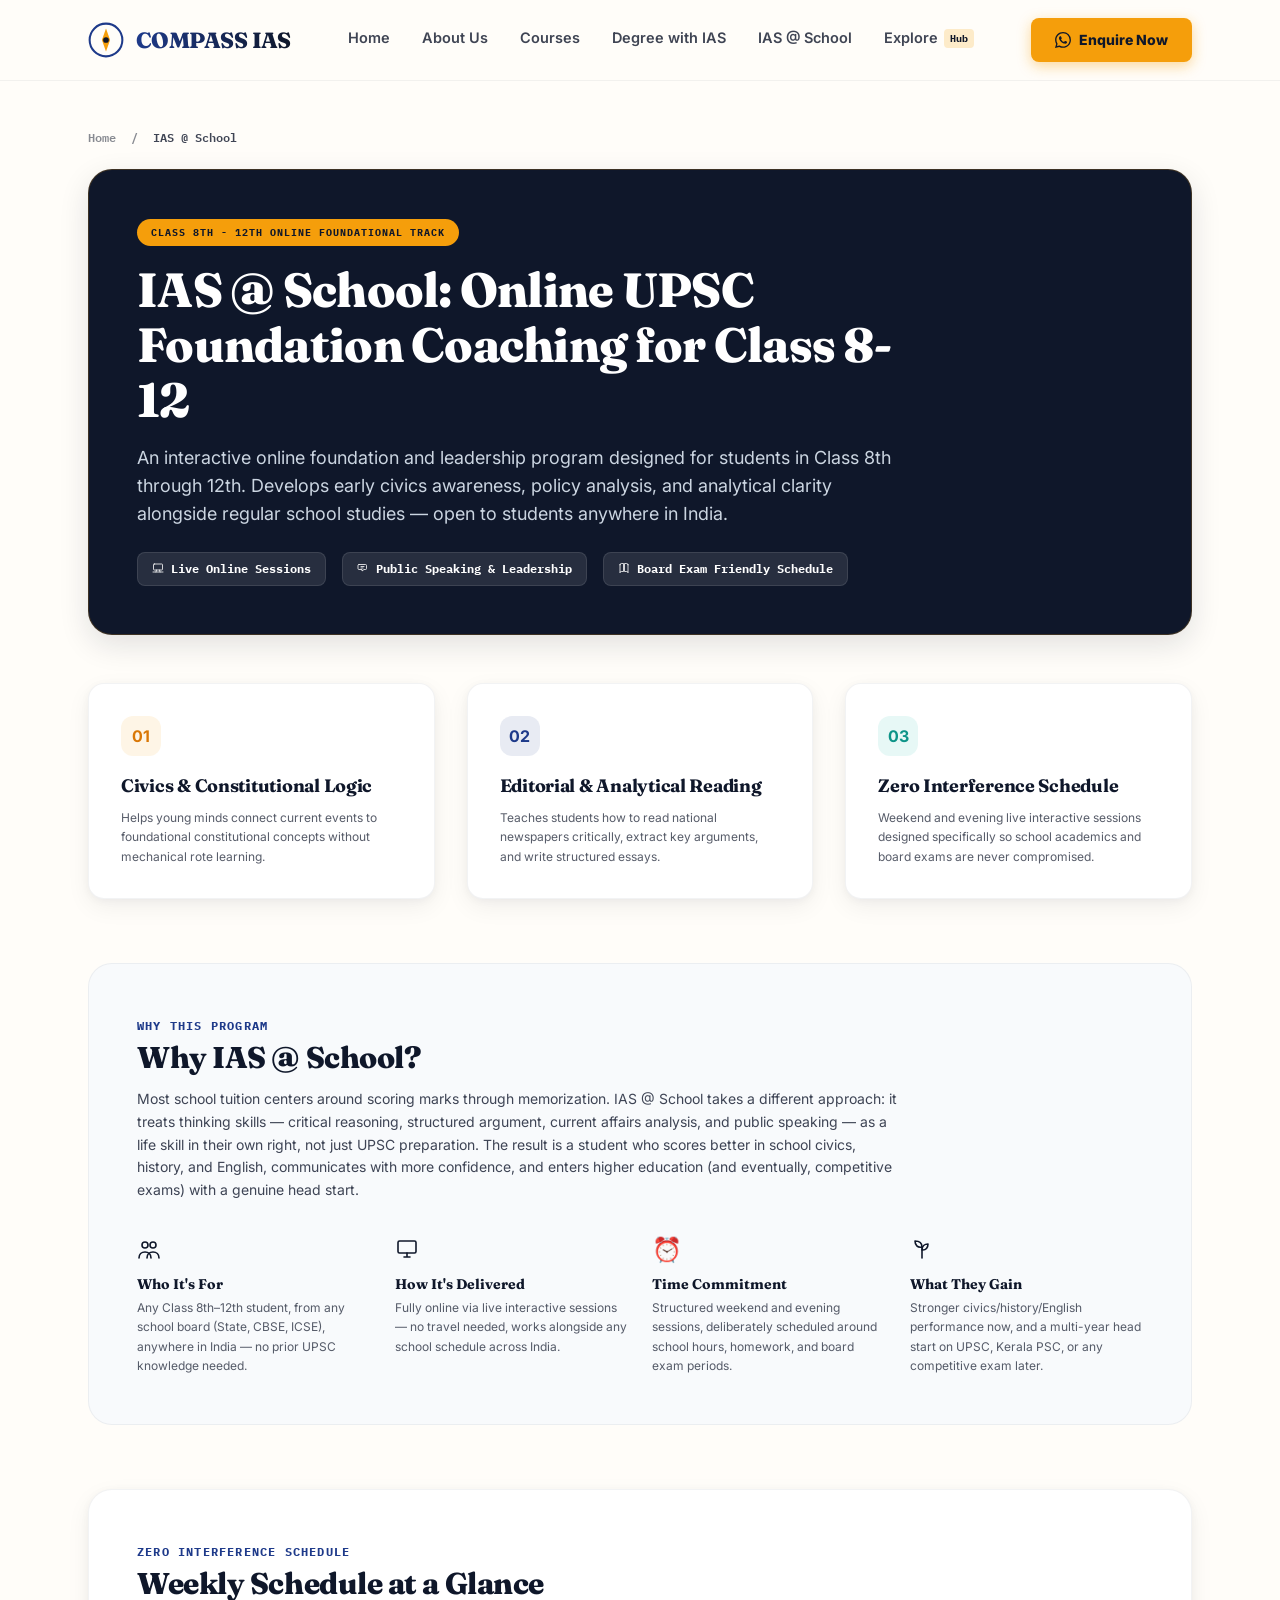
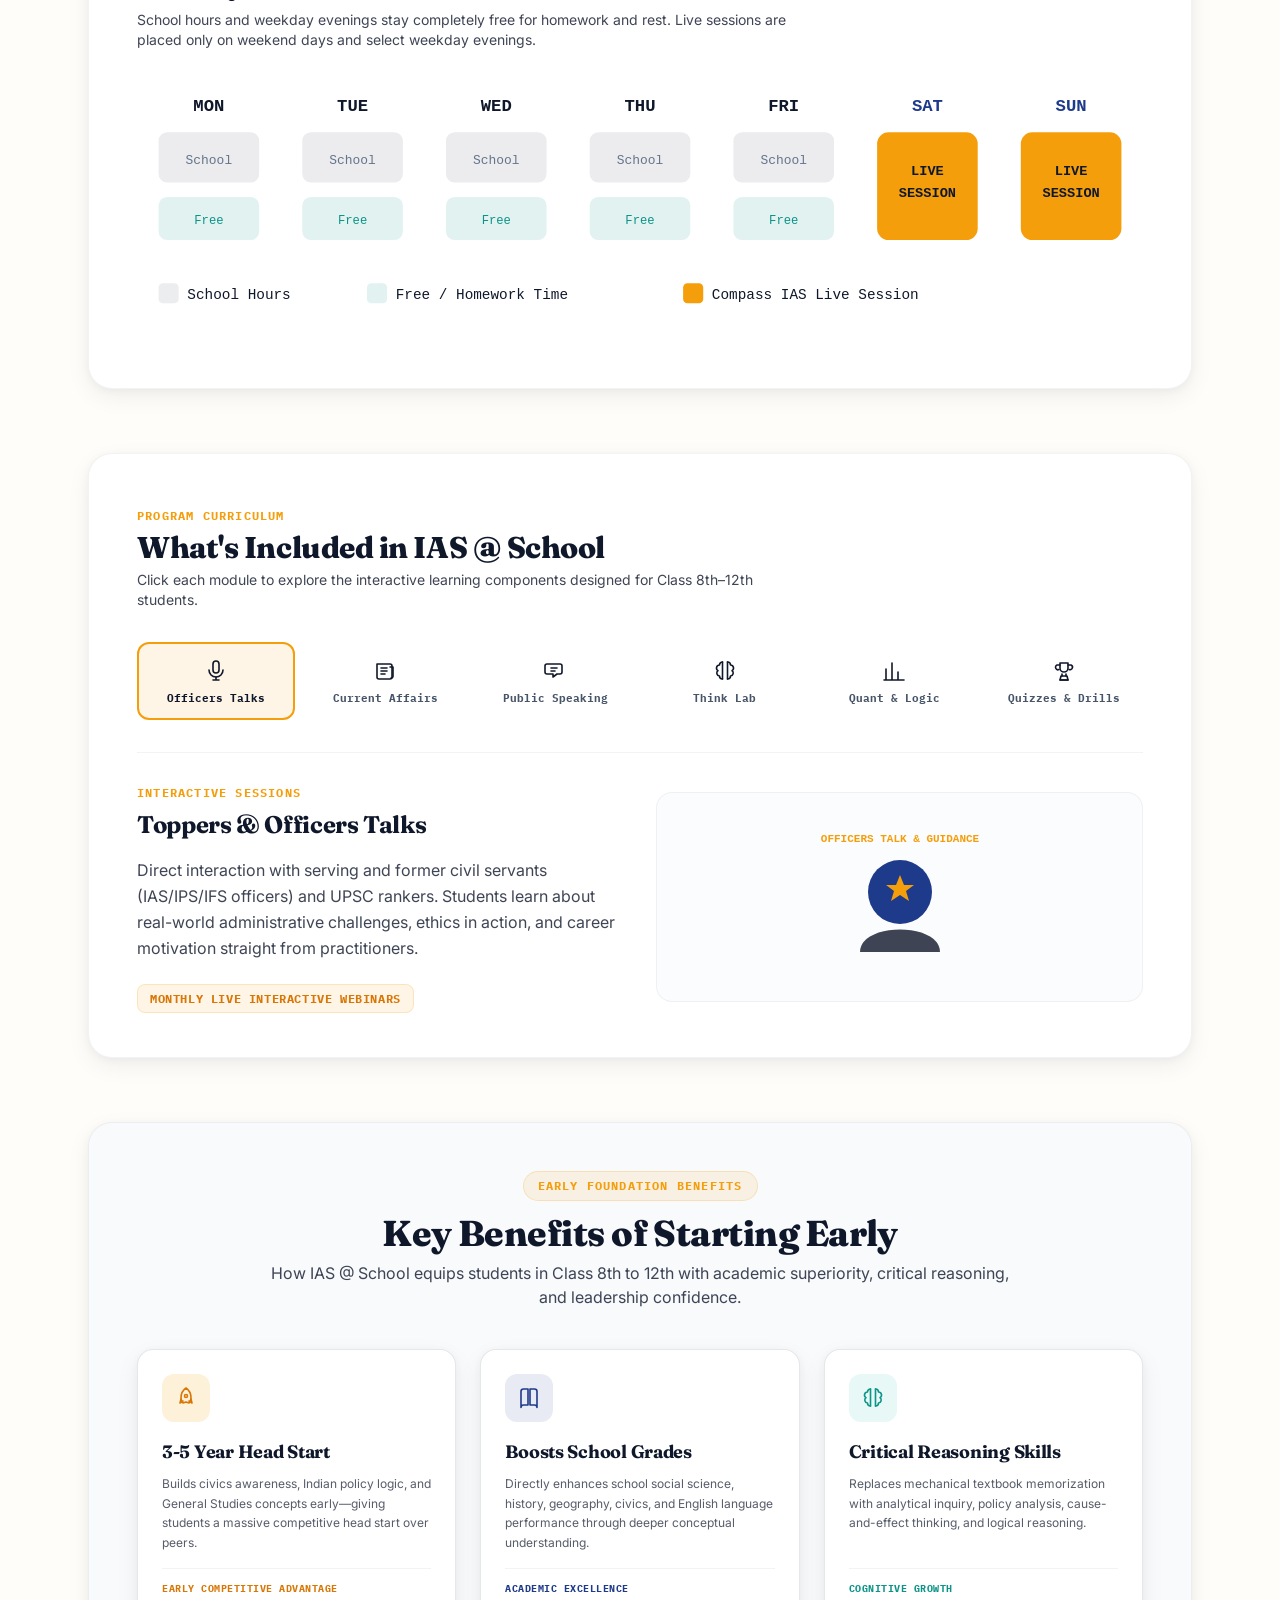
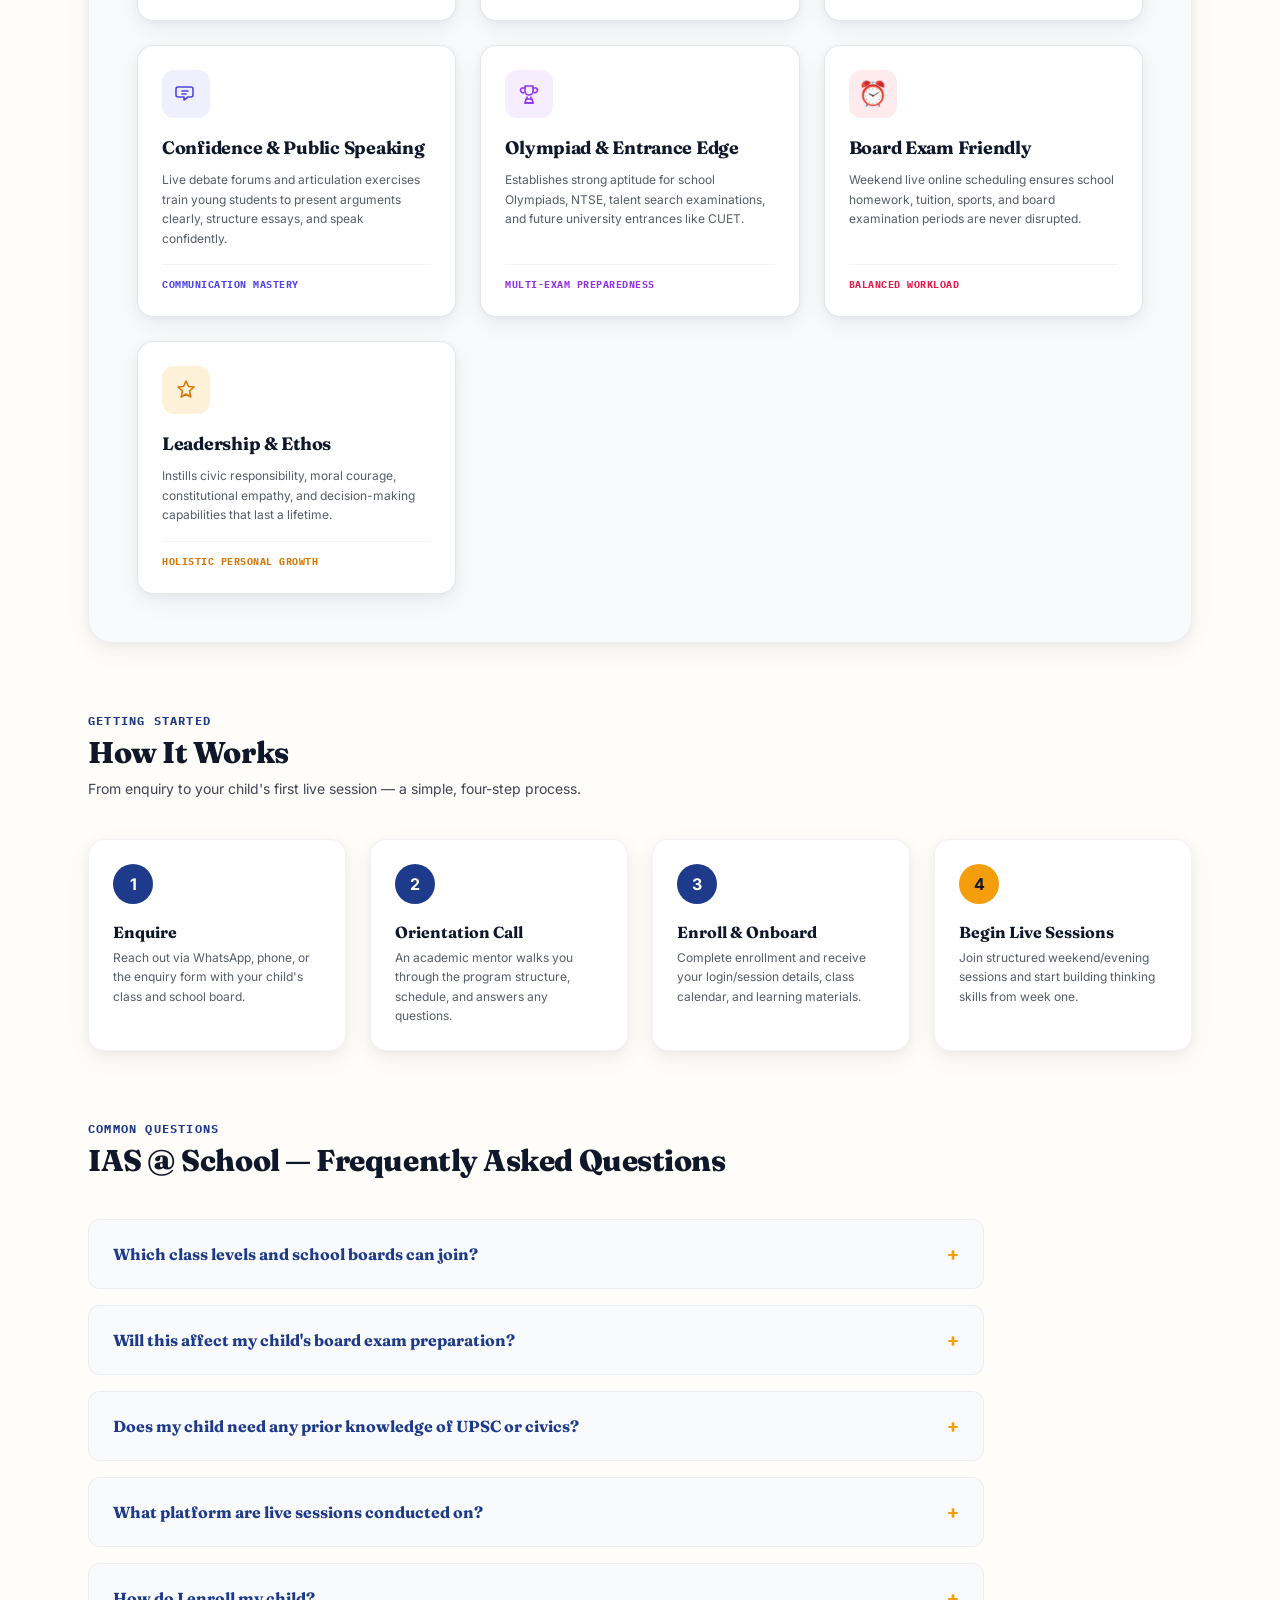
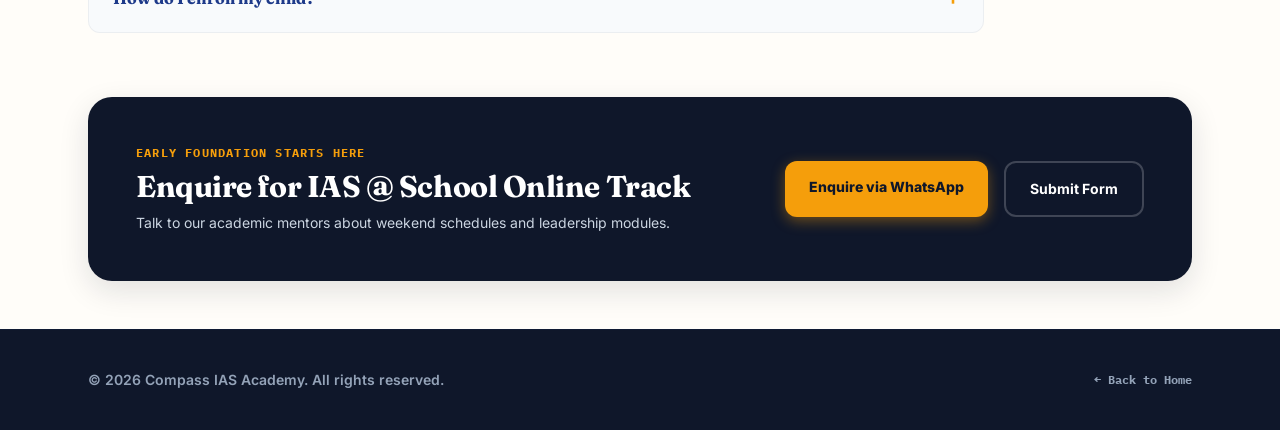
<file: ias-at-school.html>
<!DOCTYPE html>
<html lang="en" class="scroll-smooth">
<head>
<meta charset="UTF-8">
<meta name="viewport" content="width=device-width, initial-scale=1.0">

<!-- Core SEO Meta Tags -->
<title>Online IAS Foundation Course for School Students | Compass IAS</title>
<meta name="description" content="IAS @ School: an online UPSC foundation and leadership program for Class 8th-12th students. Civics, current affairs, public speaking and early civil services orientation alongside regular schooling, from anywhere in India.">
<meta name="keywords" content="IAS coaching for school students, online UPSC foundation course, civil services coaching Class 8 9 10 11 12, IAS foundation course for students, civics and leadership program for school students, online IAS academy for students">
<meta name="robots" content="index, follow">
<link rel="canonical" href="https://competude.com/ias-at-school.html">

<!-- Open Graph / Facebook SEO -->
<meta property="og:type" content="website">
<meta property="og:title" content="Online IAS Foundation Course for School Students (Class 8-12) | Compass IAS">
<meta property="og:description" content="An interactive online foundation and leadership program for Class 8th-12th students, building civics awareness, analytical reading, and early UPSC orientation — from anywhere in India.">
<meta property="og:url" content="https://competude.com/ias-at-school.html">
<meta property="og:image" content="https://competude.com/School.png">
<meta property="og:locale" content="en_IN">
<meta property="og:site_name" content="Compass IAS Academy">

<!-- Twitter Card SEO -->
<meta name="twitter:card" content="summary_large_image">
<meta name="twitter:title" content="Online IAS Foundation Course for School Students | Compass IAS">
<meta name="twitter:description" content="Online UPSC foundation and leadership program for Class 8th-12th students, open to students anywhere in India.">

<!-- Structured Data: Course + Breadcrumb -->
<script type="application/ld+json">
{
  "@context": "https://schema.org",
  "@type": "Course",
  "name": "IAS @ School",
  "description": "An online foundational and leadership program for Class 8th to 12th students, building civics awareness, analytical reading, public speaking, and early UPSC/civil services orientation alongside regular schooling.",
  "provider": {
    "@type": "EducationalOrganization",
    "name": "Compass IAS Academy",
    "url": "https://competude.com/",
    "sameAs": [
      "https://www.instagram.com/compassiasacademy/",
      "https://www.facebook.com/share/17ophKMFhd/"
    ]
  },
  "url": "https://competude.com/ias-at-school.html",
  "image": "https://competude.com/School.png",
  "educationalLevel": "Secondary School (Class 8-12)",
  "areaServed": "IN",
  "hasCourseInstance": {
    "@type": "CourseInstance",
    "courseMode": ["online"],
    "courseSchedule": {
      "@type": "Schedule",
      "repeatFrequency": "P1W",
      "description": "Weekend and evening live online sessions scheduled around school academics and board exams."
    }
  }
}
</script>
<script type="application/ld+json">
{
  "@context": "https://schema.org",
  "@type": "BreadcrumbList",
  "itemListElement": [
    {"@type": "ListItem", "position": 1, "name": "Home", "item": "https://competude.com/"},
    {"@type": "ListItem", "position": 2, "name": "IAS @ School", "item": "https://competude.com/ias-at-school.html"}
  ]
}
</script>

<!-- Structured Data: FAQPage (mirrors visible FAQ content on this page) -->
<script type="application/ld+json">
{
  "@context": "https://schema.org",
  "@type": "FAQPage",
  "mainEntity": [
    {
      "@type": "Question",
      "name": "Which class levels and school boards can join IAS @ School?",
      "acceptedAnswer": {
        "@type": "Answer",
        "text": "Students from Class 8th through 12th can join, regardless of school board — State Syllabus, CBSE, or ICSE. Since the program is fully online, students anywhere in India can participate, not just Kerala."
      }
    },
    {
      "@type": "Question",
      "name": "Will IAS @ School affect my child's board exam preparation?",
      "acceptedAnswer": {
        "@type": "Answer",
        "text": "No — the program follows a Zero Interference Schedule, with live sessions on weekends and evenings specifically so board exam preparation, homework, and other school commitments are never disrupted. In fact, many students find their civics, history, and English performance improves as a result."
      }
    },
    {
      "@type": "Question",
      "name": "Does my child need prior knowledge of UPSC or civics to join?",
      "acceptedAnswer": {
        "@type": "Answer",
        "text": "No prior knowledge is needed. The program is designed as a foundational track, building concepts step by step from wherever a student currently stands."
      }
    },
    {
      "@type": "Question",
      "name": "What platform are IAS @ School live sessions conducted on?",
      "acceptedAnswer": {
        "@type": "Answer",
        "text": "Sessions are conducted live online through standard video conferencing tools, with recordings and materials shared afterward so students never miss key concepts due to a scheduling clash."
      }
    },
    {
      "@type": "Question",
      "name": "How do I enroll my child in IAS @ School?",
      "acceptedAnswer": {
        "@type": "Answer",
        "text": "Reach out via WhatsApp or phone at +91 87143 26595, or fill the enquiry form on this website. An academic mentor will schedule a short orientation call to walk you through the schedule and next steps."
      }
    }
  ]
}
</script>

<!-- Fonts -->
<link rel="preconnect" href="https://fonts.googleapis.com">
<link rel="preconnect" href="https://fonts.gstatic.com" crossorigin>
<link href="https://fonts.googleapis.com/css2?family=Fraunces:opsz,wght@9..144,400;9..144,500;9..144,600;9..144,700&family=Inter:wght@400;500;600;700&family=IBM+Plex+Mono:wght@500;600&display=swap" rel="stylesheet">

<!-- Compiled Tailwind CSS (production build, not CDN) -->
<link rel="stylesheet" href="output.css">
</head>
<body class="bg-brandChampagne text-brandNavy font-sans selection:bg-brandYellow selection:text-brandNavy min-h-screen flex flex-col overflow-x-hidden">

<header id="site-header" class="sticky top-0 z-50 bg-brandChampagne/95 backdrop-blur-md border-b border-brandNavy/5 transition-all-300">
  <div class="max-w-6xl mx-auto px-6 h-20 flex items-center justify-between">
    <!-- Branding -->
    <a href="index.html" class="flex items-center gap-3 font-serif font-bold text-xl tracking-wide text-brandNavy group" title="Compass IAS Homepage">
      <svg class="w-9 h-9 transition-transform duration-700 ease-out group-hover:rotate-[135deg]" viewBox="0 0 44 44" fill="none" xmlns="http://www.w3.org/2000/svg">
        <circle cx="22" cy="22" r="20" stroke="#1E3A8A" stroke-width="2.5"/>
        <path d="M22 8 L27 22 L22 36 L17 22 Z" fill="#F59E0B"/>
        <circle cx="22" cy="22" r="3.5" fill="#0F172A"/>
      </svg>
      <span class="tracking-tight font-extrabold text-[22px] bg-gradient-to-r from-brandBlue to-brandNavy bg-clip-text text-transparent">COMPASS IAS</span>
    </a>

    <!-- Navigation Options -->
    <nav class="hidden md:flex items-center gap-8 font-semibold text-[14.5px] text-brandNavy/80">
      <a href="index.html" class="hover:text-brandBlue transition-colors relative after:absolute after:bottom-0 after:left-0 after:h-[2px] after:w-0 hover:after:w-full after:bg-brandYellow after:transition-all after:duration-300 pb-1">Home</a>
      <a href="index.html#about" class="hover:text-brandBlue transition-colors relative after:absolute after:bottom-0 after:left-0 after:h-[2px] after:w-0 hover:after:w-full after:bg-brandYellow after:transition-all after:duration-300 pb-1">About Us</a>
      <a href="index.html#courses" class="hover:text-brandBlue transition-colors relative after:absolute after:bottom-0 after:left-0 after:h-[2px] after:w-0 hover:after:w-full after:bg-brandYellow after:transition-all after:duration-300 pb-1">Courses</a>
      <a href="degree-with-ias.html" class="hover:text-brandBlue transition-colors relative after:absolute after:bottom-0 after:left-0 after:h-[2px] after:w-0 hover:after:w-full after:bg-brandYellow after:transition-all after:duration-300 pb-1">Degree with IAS</a>
      <a href="ias-at-school.html" class="hover:text-brandBlue transition-colors relative after:absolute after:bottom-0 after:left-0 after:h-[2px] after:w-0 hover:after:w-full after:bg-brandYellow after:transition-all after:duration-300 pb-1">IAS @ School</a>
      <a href="index.html#explore" class="hover:text-brandBlue transition-colors relative after:absolute after:bottom-0 after:left-0 after:h-[2px] after:w-0 hover:after:w-full after:bg-brandYellow after:transition-all after:duration-300 pb-1 flex items-center gap-1.5">
        <span>Explore</span>
        <span class="bg-brandYellow/20 text-brandNavy font-mono text-[10px] px-1.5 py-0.5 rounded font-extrabold">Hub</span>
      </a>
    </nav>

    <!-- WhatsApp Enquiry CTA -->
    <div class="hidden md:block">
      <a href="https://wa.me/918714326595?text=Hi%20Compass%20IAS,%20I%20would%20like%20to%20enquire%20about%20your%20UPSC%20programs." 
         target="_blank" 
         class="bg-brandYellow hover:bg-brandYellowHover text-brandNavy font-extrabold text-sm px-6 py-3 rounded-lg shadow-yellow-glow hover:translate-y-[-1px] transition-all duration-300 inline-flex items-center gap-2 whitespace-nowrap"
         title="Direct WhatsApp Enquiry">
        <svg class="w-4 h-4 fill-current" viewBox="0 0 24 24" xmlns="http://www.w3.org/2000/svg"><path d="M17.472 14.382c-.297-.149-1.758-.867-2.03-.967-.273-.099-.471-.148-.67.15-.197.297-.767.966-.94 1.164-.173.199-.347.223-.644.075-.297-.15-1.255-.463-2.39-1.475-.883-.788-1.48-1.761-1.653-2.059-.173-.297-.018-.458.13-.606.134-.133.298-.347.446-.52.149-.174.198-.298.298-.497.099-.198.05-.371-.025-.52-.075-.149-.669-1.612-.916-2.207-.242-.579-.487-.5-.669-.51-.173-.008-.371-.01-.57-.01-.198 0-.52.074-.792.372-.272.297-1.04 1.016-1.04 2.479 0 1.462 1.065 2.875 1.213 3.074.149.198 2.096 3.2 5.077 4.487.709.306 1.262.489 1.694.625.712.227 1.36.195 1.871.118.571-.085 1.758-.719 2.006-1.413.248-.694.248-1.289.173-1.413-.074-.124-.272-.198-.57-.347m-5.421 7.403h-.004a9.87 9.87 0 01-5.031-1.378l-.361-.214-3.741.982.998-3.648-.235-.374a9.86 9.86 0 01-1.51-5.26c.001-5.45 4.436-9.884 9.888-9.884 2.64 0 5.122 1.03 6.988 2.898a9.825 9.825 0 012.893 6.994c-.003 5.45-4.437 9.884-9.885 9.884m8.413-18.297A11.815 11.815 0 0012.05 0C5.495 0 .16 5.335.157 11.892c0 2.096.547 4.142 1.588 5.945L0 24l6.335-1.662c1.746.953 3.71 1.455 5.703 1.457h.005c6.554 0 11.89-5.335 11.893-11.893a11.821 11.821 0 00-3.48-8.413z"/></svg>
        Enquire Now
      </a>
    </div>

    <!-- Mobile Menu Button -->
    <button id="hamburgerBtn" class="md:hidden flex flex-col justify-center items-center w-10 h-10 rounded-lg hover:bg-brandNavy/5 transition-colors z-50" aria-label="Toggle Menu">
      <div class="flex flex-col gap-1.5 w-6">
        <span class="h-[2.5px] w-full bg-brandNavy rounded-full transition-all duration-300 origin-center"></span>
        <span class="h-[2.5px] w-full bg-brandNavy rounded-full transition-all duration-300"></span>
        <span class="h-[2.5px] w-full bg-brandNavy rounded-full transition-all duration-300 origin-center"></span>
      </div>
    </button>
  </div>

  <div id="mobileMenu" class="md:hidden fixed inset-x-0 top-20 bg-brandChampagne border-b border-brandNavy/5 shadow-lg px-6 py-8 flex flex-col gap-4 transform -translate-y-10 opacity-0 pointer-events-none transition-all duration-300 z-40">
    <a href="index.html" class="font-bold text-lg text-brandNavy py-2 border-b border-slate-100">Home</a>
    <a href="index.html#about" class="font-bold text-lg text-brandNavy py-2 border-b border-slate-100">About Us</a>
    <a href="index.html#courses" class="font-bold text-lg text-brandNavy py-2 border-b border-slate-100">Courses</a>
    <a href="degree-with-ias.html" class="font-bold text-lg text-brandNavy py-2 border-b border-slate-100">Degree with IAS</a>
    <a href="ias-at-school.html" class="font-bold text-lg text-brandNavy py-2 border-b border-slate-100">IAS @ School</a>
    <a href="index.html#explore" class="font-bold text-lg text-brandNavy py-2 border-b border-slate-100 flex justify-between items-center">
      <span>Explore Gallery &amp; Hub</span>
      <span class="bg-brandYellow text-brandNavy font-mono text-xs px-2 py-0.5 rounded font-bold">New</span>
    </a>
    <a href="https://wa.me/918714326595?text=Hi%20Compass%20IAS,%20I%20would%20like%20to%20enquire%20about%20your%20UPSC%20programs." 
       target="_blank" 
       class="w-full text-center bg-brandYellow text-brandNavy font-extrabold py-4 rounded-lg shadow-md mt-4 inline-flex items-center justify-center gap-2 whitespace-nowrap">
      <svg class="w-4 h-4 fill-current" viewBox="0 0 24 24" xmlns="http://www.w3.org/2000/svg"><path d="M17.472 14.382c-.297-.149-1.758-.867-2.03-.967-.273-.099-.471-.148-.67.15-.197.297-.767.966-.94 1.164-.173.199-.347.223-.644.075-.297-.15-1.255-.463-2.39-1.475-.883-.788-1.48-1.761-1.653-2.059-.173-.297-.018-.458.13-.606.134-.133.298-.347.446-.52.149-.174.198-.298.298-.497.099-.198.05-.371-.025-.52-.075-.149-.669-1.612-.916-2.207-.242-.579-.487-.5-.669-.51-.173-.008-.371-.01-.57-.01-.198 0-.52.074-.792.372-.272.297-1.04 1.016-1.04 2.479 0 1.462 1.065 2.875 1.213 3.074.149.198 2.096 3.2 5.077 4.487.709.306 1.262.489 1.694.625.712.227 1.36.195 1.871.118.571-.085 1.758-.719 2.006-1.413.248-.694.248-1.289.173-1.413-.074-.124-.272-.198-.57-.347m-5.421 7.403h-.004a9.87 9.87 0 01-5.031-1.378l-.361-.214-3.741.982.998-3.648-.235-.374a9.86 9.86 0 01-1.51-5.26c.001-5.45 4.436-9.884 9.888-9.884 2.64 0 5.122 1.03 6.988 2.898a9.825 9.825 0 012.893 6.994c-.003 5.45-4.437 9.884-9.885 9.884m8.413-18.297A11.815 11.815 0 0012.05 0C5.495 0 .16 5.335.157 11.892c0 2.096.547 4.142 1.588 5.945L0 24l6.335-1.662c1.746.953 3.71 1.455 5.703 1.457h.005c6.554 0 11.89-5.335 11.893-11.893a11.821 11.821 0 00-3.48-8.413z"/></svg>
      Enquire Now
    </a>
  </div>
</header>

<main class="flex-grow py-12 bg-brandChampagne">
  <div class="max-w-6xl mx-auto px-6">
      <div id="course-detail-school">

        <!-- Breadcrumb -->
        <nav aria-label="Breadcrumb" class="mb-6 text-xs font-mono font-semibold text-brandNavy/50">
          <a href="index.html" class="hover:text-brandBlue transition-colors">Home</a>
          <span class="mx-2">/</span>
          <span class="text-brandNavy/80">IAS @ School</span>
        </nav>

        <!-- Header Banner -->
        <div class="bg-brandNavy text-white reveal-on-scroll rounded-3xl p-8 lg:p-12 mb-12 shadow-navy-glow border border-brandYellow/20 relative overflow-hidden">
          <div class="max-w-3xl relative z-10">
            <span class="bg-brandYellow text-brandNavy font-mono text-[10px] font-extrabold tracking-widest uppercase px-3.5 py-1.5 rounded-full inline-block mb-4">
              Class 8th - 12th Online Foundational Track
            </span>
            <h1 class="font-serif font-extrabold text-3xl sm:text-5xl text-white mb-4">IAS @ School: Online UPSC Foundation Coaching for Class 8-12</h1>
            <p class="text-slate-300 text-base sm:text-lg leading-relaxed mb-6">
              An interactive online foundation and leadership program designed for students in Class 8th through 12th. Develops early civics awareness, policy analysis, and analytical clarity alongside regular school studies — open to students anywhere in India.            </p>

            <div class="flex flex-wrap gap-4 text-xs font-mono font-bold">
              <span class="bg-white/10 px-3.5 py-2 rounded-lg border border-white/10"><svg viewBox="0 0 24 24" fill="none" stroke="currentColor" stroke-width="1.6" stroke-linecap="round" stroke-linejoin="round" style="width:1em;height:1em;display:inline-block;vertical-align:-0.125em" xmlns="http://www.w3.org/2000/svg"><rect x="3" y="4" width="18" height="12" rx="1.5"/><path d="M2 20h20M9 16l-1 4M15 16l1 4"/></svg> Live Online Sessions</span>
              <span class="bg-white/10 px-3.5 py-2 rounded-lg border border-white/10"><svg viewBox="0 0 24 24" fill="none" stroke="currentColor" stroke-width="1.6" stroke-linecap="round" stroke-linejoin="round" style="width:1em;height:1em;display:inline-block;vertical-align:-0.125em" xmlns="http://www.w3.org/2000/svg"><path d="M4 5h13a2 2 0 0 1 2 2v6a2 2 0 0 1-2 2h-3l-4 3v-3H4a2 2 0 0 1-2-2V7a2 2 0 0 1 2-2z"/><path d="M8 9h6M8 12h4"/></svg> Public Speaking &amp; Leadership</span>
              <span class="bg-white/10 px-3.5 py-2 rounded-lg border border-white/10"><svg viewBox="0 0 24 24" fill="none" stroke="currentColor" stroke-width="1.6" stroke-linecap="round" stroke-linejoin="round" style="width:1em;height:1em;display:inline-block;vertical-align:-0.125em" xmlns="http://www.w3.org/2000/svg"><path d="M4 5.5A2.5 2.5 0 0 1 6.5 3H11v16H6.5A2.5 2.5 0 0 0 4 21.5v-16z"/><path d="M20 5.5A2.5 2.5 0 0 0 17.5 3H13v16h4.5a2.5 2.5 0 0 1 2.5 2.5v-16z"/></svg> Board Exam Friendly Schedule</span>
            </div>
          </div>
        </div>

        <!-- Program Overview Pillars -->
        <div class="grid grid-cols-1 lg:grid-cols-3 gap-8 mb-16">
          <div class="bg-white p-8 rounded-2xl border border-brandNavy/5 shadow-sm">
            <div class="w-10 h-10 rounded-xl bg-brandYellow/10 text-brandYellowHover font-bold flex items-center justify-center mb-4">01</div>
            <h3 class="font-serif font-bold text-lg text-brandNavy mb-2">Civics &amp; Constitutional Logic</h3>
            <p class="text-xs text-brandNavy/70 leading-relaxed">
              Helps young minds connect current events to foundational constitutional concepts without mechanical rote learning.
            </p>
          </div>

          <div class="bg-white p-8 rounded-2xl border border-brandNavy/5 shadow-sm">
            <div class="w-10 h-10 rounded-xl bg-brandBlue/10 text-brandBlue font-bold flex items-center justify-center mb-4">02</div>
            <h3 class="font-serif font-bold text-lg text-brandNavy mb-2">Editorial &amp; Analytical Reading</h3>
            <p class="text-xs text-brandNavy/70 leading-relaxed">
              Teaches students how to read national newspapers critically, extract key arguments, and write structured essays.
            </p>
          </div>

          <div class="bg-white p-8 rounded-2xl border border-brandNavy/5 shadow-sm">
            <div class="w-10 h-10 rounded-xl bg-teal-500/10 text-teal-600 font-bold flex items-center justify-center mb-4">03</div>
            <h3 class="font-serif font-bold text-lg text-brandNavy mb-2">Zero Interference Schedule</h3>
            <p class="text-xs text-brandNavy/70 leading-relaxed">
              Weekend and evening live interactive sessions designed specifically so school academics and board exams are never compromised.
            </p>
          </div>
        </div>

        <!-- Why IAS @ School -->
        <div class="bg-brandLight border border-brandNavy/5 reveal-on-scroll rounded-3xl p-8 lg:p-12 mb-16">
          <div class="max-w-3xl mb-8">
            <span class="font-mono text-xs font-bold tracking-widest text-brandBlue uppercase">Why This Program</span>
            <h2 class="font-serif font-extrabold text-3xl text-brandNavy mt-1 mb-3">Why IAS @ School?</h2>
            <p class="text-brandNavy/80 text-sm leading-relaxed">
              Most school tuition centers around scoring marks through memorization. IAS @ School takes a different approach: it treats thinking skills — critical reasoning, structured argument, current affairs analysis, and public speaking — as a life skill in their own right, not just UPSC preparation. The result is a student who scores better in school civics, history, and English, communicates with more confidence, and enters higher education (and eventually, competitive exams) with a genuine head start.            </p>
          </div>

          <div class="grid grid-cols-1 sm:grid-cols-2 lg:grid-cols-4 gap-6">
            <div>
              <span class="text-2xl mb-2 block"><svg viewBox="0 0 24 24" fill="none" stroke="currentColor" stroke-width="1.6" stroke-linecap="round" stroke-linejoin="round" style="width:1em;height:1em;display:inline-block;vertical-align:-0.125em" xmlns="http://www.w3.org/2000/svg"><circle cx="8" cy="8" r="3"/><circle cx="16" cy="8" r="3"/><path d="M2 21c0-3.5 2.5-6 6-6s6 2.5 6 6"/><path d="M10 21c0-3.5 2.5-6 6-6s6 2.5 6 6"/></svg></span>
              <h4 class="font-serif font-bold text-sm text-brandNavy mb-1">Who It's For</h4>
              <p class="text-xs text-brandNavy/70 leading-relaxed">Any Class 8th–12th student, from any school board (State, CBSE, ICSE), anywhere in India — no prior UPSC knowledge needed.</p>
            </div>
            <div>
              <span class="text-2xl mb-2 block"><svg viewBox="0 0 24 24" fill="none" stroke="currentColor" stroke-width="1.6" stroke-linecap="round" stroke-linejoin="round" style="width:1em;height:1em;display:inline-block;vertical-align:-0.125em" xmlns="http://www.w3.org/2000/svg"><rect x="3" y="4" width="18" height="12" rx="1.5"/><path d="M9 20h6M12 16v4"/></svg></span>
              <h4 class="font-serif font-bold text-sm text-brandNavy mb-1">How It's Delivered</h4>
              <p class="text-xs text-brandNavy/70 leading-relaxed">Fully online via live interactive sessions — no travel needed, works alongside any school schedule across India.</p>
            </div>
            <div>
              <span class="text-2xl mb-2 block">⏰</span>
              <h4 class="font-serif font-bold text-sm text-brandNavy mb-1">Time Commitment</h4>
              <p class="text-xs text-brandNavy/70 leading-relaxed">Structured weekend and evening sessions, deliberately scheduled around school hours, homework, and board exam periods.</p>
            </div>
            <div>
              <span class="text-2xl mb-2 block"><svg viewBox="0 0 24 24" fill="none" stroke="currentColor" stroke-width="1.6" stroke-linecap="round" stroke-linejoin="round" style="width:1em;height:1em;display:inline-block;vertical-align:-0.125em" xmlns="http://www.w3.org/2000/svg"><path d="M12 21V10"/><path d="M12 10C12 6 9 4 5 4c0 4 2.5 7 7 6z"/><path d="M12 13c0-3.5 2.5-6 6-6 0 3.5-2 6.5-6 6z"/></svg></span>
              <h4 class="font-serif font-bold text-sm text-brandNavy mb-1">What They Gain</h4>
              <p class="text-xs text-brandNavy/70 leading-relaxed">Stronger civics/history/English performance now, and a multi-year head start on UPSC, Kerala PSC, or any competitive exam later.</p>
            </div>
          </div>
        </div>

        <!-- Weekly Schedule Infographic -->
        <div class="bg-white border border-brandNavy/5 reveal-on-scroll rounded-3xl p-8 lg:p-12 shadow-sm mb-16">
          <div class="max-w-2xl mb-8">
            <span class="font-mono text-xs font-bold tracking-widest text-brandBlue uppercase">Zero Interference Schedule</span>
            <h2 class="font-serif font-extrabold text-3xl text-brandNavy mt-1 mb-2">Weekly Schedule at a Glance</h2>
            <p class="text-brandNavy/80 text-sm">School hours and weekday evenings stay completely free for homework and rest. Live sessions are placed only on weekend days and select weekday evenings.</p>
          </div>

          <svg viewBox="0 0 700 180" class="w-full h-auto" xmlns="http://www.w3.org/2000/svg">
            <!-- Day columns: Mon Tue Wed Thu Fri Sat Sun -->
            <g font-family="monospace" font-size="12" font-weight="bold">
              <text x="50" y="20" fill="#0F172A" text-anchor="middle">MON</text>
              <text x="150" y="20" fill="#0F172A" text-anchor="middle">TUE</text>
              <text x="250" y="20" fill="#0F172A" text-anchor="middle">WED</text>
              <text x="350" y="20" fill="#0F172A" text-anchor="middle">THU</text>
              <text x="450" y="20" fill="#0F172A" text-anchor="middle">FRI</text>
              <text x="550" y="20" fill="#1E3A8A" text-anchor="middle">SAT</text>
              <text x="650" y="20" fill="#1E3A8A" text-anchor="middle">SUN</text>
            </g>

            <!-- School hours block (all days) -->
            <g>
              <rect x="15" y="35" width="70" height="35" rx="6" fill="#0F172A" opacity="0.08"/>
              <rect x="115" y="35" width="70" height="35" rx="6" fill="#0F172A" opacity="0.08"/>
              <rect x="215" y="35" width="70" height="35" rx="6" fill="#0F172A" opacity="0.08"/>
              <rect x="315" y="35" width="70" height="35" rx="6" fill="#0F172A" opacity="0.08"/>
              <rect x="415" y="35" width="70" height="35" rx="6" fill="#0F172A" opacity="0.08"/>
              <text x="50" y="57" font-size="9" fill="#64748B" text-anchor="middle" font-family="monospace">School</text>
              <text x="150" y="57" font-size="9" fill="#64748B" text-anchor="middle" font-family="monospace">School</text>
              <text x="250" y="57" font-size="9" fill="#64748B" text-anchor="middle" font-family="monospace">School</text>
              <text x="350" y="57" font-size="9" fill="#64748B" text-anchor="middle" font-family="monospace">School</text>
              <text x="450" y="57" font-size="9" fill="#64748B" text-anchor="middle" font-family="monospace">School</text>
            </g>

            <!-- Homework/free evening block (weekdays) -->
            <g>
              <rect x="15" y="80" width="70" height="30" rx="6" fill="#0D9488" opacity="0.12"/>
              <rect x="115" y="80" width="70" height="30" rx="6" fill="#0D9488" opacity="0.12"/>
              <rect x="215" y="80" width="70" height="30" rx="6" fill="#0D9488" opacity="0.12"/>
              <rect x="315" y="80" width="70" height="30" rx="6" fill="#0D9488" opacity="0.12"/>
              <rect x="415" y="80" width="70" height="30" rx="6" fill="#0D9488" opacity="0.12"/>
              <text x="50" y="99" font-size="8.5" fill="#0D9488" text-anchor="middle" font-family="monospace">Free</text>
              <text x="150" y="99" font-size="8.5" fill="#0D9488" text-anchor="middle" font-family="monospace">Free</text>
              <text x="250" y="99" font-size="8.5" fill="#0D9488" text-anchor="middle" font-family="monospace">Free</text>
              <text x="350" y="99" font-size="8.5" fill="#0D9488" text-anchor="middle" font-family="monospace">Free</text>
              <text x="450" y="99" font-size="8.5" fill="#0D9488" text-anchor="middle" font-family="monospace">Free</text>
            </g>

            <!-- Compass IAS live session blocks (Sat/Sun) -->
            <g>
              <rect x="515" y="35" width="70" height="75" rx="8" fill="#F59E0B"/>
              <rect x="615" y="35" width="70" height="75" rx="8" fill="#F59E0B"/>
              <text x="550" y="65" font-size="9.5" font-weight="bold" fill="#0F172A" text-anchor="middle" font-family="monospace">LIVE</text>
              <text x="550" y="80" font-size="9.5" font-weight="bold" fill="#0F172A" text-anchor="middle" font-family="monospace">SESSION</text>
              <text x="650" y="65" font-size="9.5" font-weight="bold" fill="#0F172A" text-anchor="middle" font-family="monospace">LIVE</text>
              <text x="650" y="80" font-size="9.5" font-weight="bold" fill="#0F172A" text-anchor="middle" font-family="monospace">SESSION</text>
            </g>

            <!-- Legend -->
            <g font-family="monospace" font-size="10" fill="#0F172A">
              <rect x="15" y="140" width="14" height="14" rx="3" fill="#0F172A" opacity="0.08"/>
              <text x="35" y="151">School Hours</text>
              <rect x="160" y="140" width="14" height="14" rx="3" fill="#0D9488" opacity="0.12"/>
              <text x="180" y="151">Free / Homework Time</text>
              <rect x="380" y="140" width="14" height="14" rx="3" fill="#F59E0B"/>
              <text x="400" y="151">Compass IAS Live Session</text>
            </g>
          </svg>
        </div>

        <!-- Interactive Program Components & Offerings Panel -->
        <div class="bg-white border border-brandNavy/5 reveal-on-scroll rounded-3xl p-8 lg:p-12 shadow-sm mb-16">
          <div class="max-w-2xl mb-8">
            <span class="font-mono text-xs font-bold tracking-widest text-brandYellow uppercase">Program Curriculum</span>
            <h2 class="font-serif font-extrabold text-3xl text-brandNavy mt-1">What's Included in IAS @ School</h2>
            <p class="text-brandNavy/80 text-sm mt-1">Click each module to explore the interactive learning components designed for Class 8th–12th students.</p>
          </div>

          <div class="grid grid-cols-2 sm:grid-cols-3 lg:grid-cols-6 gap-3 border-b border-brandNavy/5 pb-8 mb-8" id="school-module-tabs">
            <button onclick="switchSchoolModule('officers')" id="smod-tab-officers" class="flex flex-col items-center text-center p-3 rounded-xl border-2 border-brandYellow bg-brandYellow/10 transition-all-300 cursor-pointer">
              <span class="text-2xl mb-1"><svg viewBox="0 0 24 24" fill="none" stroke="currentColor" stroke-width="1.6" stroke-linecap="round" stroke-linejoin="round" style="width:1em;height:1em;display:inline-block;vertical-align:-0.125em" xmlns="http://www.w3.org/2000/svg"><rect x="9" y="2" width="6" height="12" rx="3"/><path d="M5 11a7 7 0 0 0 14 0"/><path d="M12 18v3M9 21h6"/></svg></span>
              <span class="text-[11px] font-mono font-bold text-brandNavy leading-tight">Officers Talks</span>
            </button>

            <button onclick="switchSchoolModule('newspaper')" id="smod-tab-newspaper" class="flex flex-col items-center text-center p-3 rounded-xl border-2 border-transparent hover:bg-brandLight transition-all-300 cursor-pointer">
              <span class="text-2xl mb-1"><svg viewBox="0 0 24 24" fill="none" stroke="currentColor" stroke-width="1.6" stroke-linecap="round" stroke-linejoin="round" style="width:1em;height:1em;display:inline-block;vertical-align:-0.125em" xmlns="http://www.w3.org/2000/svg"><path d="M4 5h13a2 2 0 0 1 2 2v11a2 2 0 0 1-2 2H6a2 2 0 0 1-2-2V5z"/><path d="M8 9h6M8 12h6M8 15h4"/><path d="M17 8h3v9a2 2 0 0 1-2 2"/></svg></span>
              <span class="text-[11px] font-mono font-bold text-slate-600 leading-tight">Current Affairs</span>
            </button>

            <button onclick="switchSchoolModule('speaking')" id="smod-tab-speaking" class="flex flex-col items-center text-center p-3 rounded-xl border-2 border-transparent hover:bg-brandLight transition-all-300 cursor-pointer">
              <span class="text-2xl mb-1"><svg viewBox="0 0 24 24" fill="none" stroke="currentColor" stroke-width="1.6" stroke-linecap="round" stroke-linejoin="round" style="width:1em;height:1em;display:inline-block;vertical-align:-0.125em" xmlns="http://www.w3.org/2000/svg"><path d="M4 5h13a2 2 0 0 1 2 2v6a2 2 0 0 1-2 2h-3l-4 3v-3H4a2 2 0 0 1-2-2V7a2 2 0 0 1 2-2z"/><path d="M8 9h6M8 12h4"/></svg></span>
              <span class="text-[11px] font-mono font-bold text-slate-600 leading-tight">Public Speaking</span>
            </button>

            <button onclick="switchSchoolModule('thinklab')" id="smod-tab-thinklab" class="flex flex-col items-center text-center p-3 rounded-xl border-2 border-transparent hover:bg-brandLight transition-all-300 cursor-pointer">
              <span class="text-2xl mb-1"><svg viewBox="0 0 24 24" fill="none" stroke="currentColor" stroke-width="1.6" stroke-linecap="round" stroke-linejoin="round" style="width:1em;height:1em;display:inline-block;vertical-align:-0.125em" xmlns="http://www.w3.org/2000/svg"><path d="M9.5 3a3 3 0 0 0-3 3 3 3 0 0 0-1.5 5.6A3 3 0 0 0 6.5 17a3 3 0 0 0 3 3"/><path d="M14.5 3a3 3 0 0 1 3 3 3 3 0 0 1 1.5 5.6 3 3 0 0 1-1.5 5.4 3 3 0 0 1-3 3"/><path d="M9.5 3v17M14.5 3v17"/></svg></span>
              <span class="text-[11px] font-mono font-bold text-slate-600 leading-tight">Think Lab</span>
            </button>

            <button onclick="switchSchoolModule('quant')" id="smod-tab-quant" class="flex flex-col items-center text-center p-3 rounded-xl border-2 border-transparent hover:bg-brandLight transition-all-300 cursor-pointer">
              <span class="text-2xl mb-1"><svg viewBox="0 0 24 24" fill="none" stroke="currentColor" stroke-width="1.6" stroke-linecap="round" stroke-linejoin="round" style="width:1em;height:1em;display:inline-block;vertical-align:-0.125em" xmlns="http://www.w3.org/2000/svg"><path d="M4 21V10M10 21V4M16 21v-8M22 21H2"/></svg></span>
              <span class="text-[11px] font-mono font-bold text-slate-600 leading-tight">Quant &amp; Logic</span>
            </button>

            <button onclick="switchSchoolModule('quizzes')" id="smod-tab-quizzes" class="flex flex-col items-center text-center p-3 rounded-xl border-2 border-transparent hover:bg-brandLight transition-all-300 cursor-pointer">
              <span class="text-2xl mb-1"><svg viewBox="0 0 24 24" fill="none" stroke="currentColor" stroke-width="1.6" stroke-linecap="round" stroke-linejoin="round" style="width:1em;height:1em;display:inline-block;vertical-align:-0.125em" xmlns="http://www.w3.org/2000/svg"><path d="M8 4h8v5a4 4 0 0 1-8 0V4z"/><path d="M8 6H5a2 2 0 0 0 2 4.5"/><path d="M16 6h3a2 2 0 0 1-2 4.5"/><path d="M10 15v2M14 15v2"/><path d="M8 21h8"/><path d="M9 17h6l1 4H8l1-4z"/></svg></span>
              <span class="text-[11px] font-mono font-bold text-slate-600 leading-tight">Quizzes &amp; Drills</span>
            </button>
          </div>

          <div id="school-module-content" class="transition-all duration-300">
            <div class="grid grid-cols-1 lg:grid-cols-2 gap-8 items-center">
              <div>
                <span id="school-module-badge" class="font-mono text-xs font-bold text-brandYellow uppercase tracking-widest block mb-2">Interactive Sessions</span>
                <h3 id="school-module-title" class="font-serif font-bold text-2xl text-brandNavy mb-4">Toppers &amp; Officers Talks</h3>
                <p id="school-module-desc" class="text-brandNavy/80 text-base leading-relaxed mb-6">
                  Direct interaction with serving and former civil servants (IAS/IPS/IFS officers) and UPSC rankers. Students learn about real-world administrative challenges, ethics in action, and career motivation straight from practitioners.
                </p>
                <span id="school-module-tag" class="text-xs font-mono font-bold uppercase tracking-wider text-brandYellowHover bg-brandYellow/10 px-3 py-1.5 rounded-lg border border-brandYellow/20">Monthly Live Interactive Webinars</span>
              </div>
              <div id="school-module-svg" class="flex justify-center bg-brandLight/50 rounded-2xl p-6 border border-brandNavy/5">
                <svg width="220" height="160" viewBox="0 0 200 160" fill="none" xmlns="http://www.w3.org/2000/svg">
                  <text x="100" y="25" fill="#F59E0B" font-size="11" font-weight="bold" text-anchor="middle" font-family="monospace">OFFICERS TALK &amp; GUIDANCE</text>
                  <circle cx="100" cy="75" r="32" fill="#1E3A8A" />
                  <path d="M100 58 L104 68 L114 68 L106 74 L109 84 L100 78 L91 84 L94 74 L86 68 L96 68 Z" fill="#F59E0B" />
                  <path d="M60 135 C60 105 140 105 140 135 Z" fill="#0F172A" opacity="0.8" />
                </svg>
              </div>
            </div>
          </div>
        </div>

        <!-- 7-Card Infographic Matrix for IAS @ School Benefits -->
        <div class="bg-brandLight border border-brandNavy/5 reveal-on-scroll rounded-3xl p-8 lg:p-12 shadow-sm mb-16">
          <div class="max-w-3xl mb-10 text-center mx-auto">
            <span class="inline-block font-mono text-xs font-bold tracking-widest text-brandYellow uppercase bg-brandYellow/10 px-3.5 py-1.5 rounded-full border border-brandYellow/20 mb-3">
              Early Foundation Benefits
            </span>
            <h2 class="font-serif font-extrabold text-3xl sm:text-4xl text-brandNavy">Key Benefits of Starting Early</h2>
            <p class="text-brandNavy/80 text-base mt-2">
              How IAS @ School equips students in Class 8th to 12th with academic superiority, critical reasoning, and leadership confidence.
            </p>
          </div>

          <div class="grid grid-cols-1 md:grid-cols-2 lg:grid-cols-3 gap-6">
            <div class="bg-white rounded-2xl p-6 border border-brandNavy/10 shadow-sm hover:shadow-md transition-all flex flex-col justify-between group">
              <div>
                <div class="w-12 h-12 rounded-xl bg-brandYellow/15 text-brandYellowHover flex items-center justify-center font-extrabold text-2xl mb-4 group-hover:scale-110 transition-transform"><svg viewBox="0 0 24 24" fill="none" stroke="currentColor" stroke-width="1.6" stroke-linecap="round" stroke-linejoin="round" style="width:1em;height:1em;display:inline-block;vertical-align:-0.125em" xmlns="http://www.w3.org/2000/svg"><path d="M12 2c3 2 5 6 5 10 0 2-1 4-2 5l-3-1-3 1c-1-1-2-3-2-5 0-4 2-8 5-10z"/><path d="M9 15l-3 2 1-4M15 15l3 2-1-4"/><circle cx="12" cy="10" r="1.5"/></svg></div>
                <h3 class="font-serif font-bold text-lg text-brandNavy mb-2">3-5 Year Head Start</h3>
                <p class="text-xs text-brandNavy/70 leading-relaxed mb-4">Builds civics awareness, Indian policy logic, and General Studies concepts early—giving students a massive competitive head start over peers.</p>
              </div>
              <span class="font-mono text-[10px] font-bold text-brandYellowHover uppercase tracking-wider block pt-3 border-t border-brandNavy/5">Early Competitive Advantage</span>
            </div>

            <div class="bg-white rounded-2xl p-6 border border-brandNavy/10 shadow-sm hover:shadow-md transition-all flex flex-col justify-between group">
              <div>
                <div class="w-12 h-12 rounded-xl bg-brandBlue/10 text-brandBlue flex items-center justify-center font-extrabold text-2xl mb-4 group-hover:scale-110 transition-transform"><svg viewBox="0 0 24 24" fill="none" stroke="currentColor" stroke-width="1.6" stroke-linecap="round" stroke-linejoin="round" style="width:1em;height:1em;display:inline-block;vertical-align:-0.125em" xmlns="http://www.w3.org/2000/svg"><path d="M4 5.5A2.5 2.5 0 0 1 6.5 3H11v16H6.5A2.5 2.5 0 0 0 4 21.5v-16z"/><path d="M20 5.5A2.5 2.5 0 0 0 17.5 3H13v16h4.5a2.5 2.5 0 0 1 2.5 2.5v-16z"/></svg></div>
                <h3 class="font-serif font-bold text-lg text-brandNavy mb-2">Boosts School Grades</h3>
                <p class="text-xs text-brandNavy/70 leading-relaxed mb-4">Directly enhances school social science, history, geography, civics, and English language performance through deeper conceptual understanding.</p>
              </div>
              <span class="font-mono text-[10px] font-bold text-brandBlue uppercase tracking-wider block pt-3 border-t border-brandNavy/5">Academic Excellence</span>
            </div>

            <div class="bg-white rounded-2xl p-6 border border-brandNavy/10 shadow-sm hover:shadow-md transition-all flex flex-col justify-between group">
              <div>
                <div class="w-12 h-12 rounded-xl bg-teal-500/10 text-teal-600 flex items-center justify-center font-extrabold text-2xl mb-4 group-hover:scale-110 transition-transform"><svg viewBox="0 0 24 24" fill="none" stroke="currentColor" stroke-width="1.6" stroke-linecap="round" stroke-linejoin="round" style="width:1em;height:1em;display:inline-block;vertical-align:-0.125em" xmlns="http://www.w3.org/2000/svg"><path d="M9.5 3a3 3 0 0 0-3 3 3 3 0 0 0-1.5 5.6A3 3 0 0 0 6.5 17a3 3 0 0 0 3 3"/><path d="M14.5 3a3 3 0 0 1 3 3 3 3 0 0 1 1.5 5.6 3 3 0 0 1-1.5 5.4 3 3 0 0 1-3 3"/><path d="M9.5 3v17M14.5 3v17"/></svg></div>
                <h3 class="font-serif font-bold text-lg text-brandNavy mb-2">Critical Reasoning Skills</h3>
                <p class="text-xs text-brandNavy/70 leading-relaxed mb-4">Replaces mechanical textbook memorization with analytical inquiry, policy analysis, cause-and-effect thinking, and logical reasoning.</p>
              </div>
              <span class="font-mono text-[10px] font-bold text-teal-600 uppercase tracking-wider block pt-3 border-t border-brandNavy/5">Cognitive Growth</span>
            </div>

            <div class="bg-white rounded-2xl p-6 border border-brandNavy/10 shadow-sm hover:shadow-md transition-all flex flex-col justify-between group">
              <div>
                <div class="w-12 h-12 rounded-xl bg-indigo-500/10 text-indigo-600 flex items-center justify-center font-extrabold text-2xl mb-4 group-hover:scale-110 transition-transform"><svg viewBox="0 0 24 24" fill="none" stroke="currentColor" stroke-width="1.6" stroke-linecap="round" stroke-linejoin="round" style="width:1em;height:1em;display:inline-block;vertical-align:-0.125em" xmlns="http://www.w3.org/2000/svg"><path d="M4 5h13a2 2 0 0 1 2 2v6a2 2 0 0 1-2 2h-3l-4 3v-3H4a2 2 0 0 1-2-2V7a2 2 0 0 1 2-2z"/><path d="M8 9h6M8 12h4"/></svg></div>
                <h3 class="font-serif font-bold text-lg text-brandNavy mb-2">Confidence &amp; Public Speaking</h3>
                <p class="text-xs text-brandNavy/70 leading-relaxed mb-4">Live debate forums and articulation exercises train young students to present arguments clearly, structure essays, and speak confidently.</p>
              </div>
              <span class="font-mono text-[10px] font-bold text-indigo-600 uppercase tracking-wider block pt-3 border-t border-brandNavy/5">Communication Mastery</span>
            </div>

            <div class="bg-white rounded-2xl p-6 border border-brandNavy/10 shadow-sm hover:shadow-md transition-all flex flex-col justify-between group">
              <div>
                <div class="w-12 h-12 rounded-xl bg-purple-500/10 text-purple-600 flex items-center justify-center font-extrabold text-2xl mb-4 group-hover:scale-110 transition-transform"><svg viewBox="0 0 24 24" fill="none" stroke="currentColor" stroke-width="1.6" stroke-linecap="round" stroke-linejoin="round" style="width:1em;height:1em;display:inline-block;vertical-align:-0.125em" xmlns="http://www.w3.org/2000/svg"><path d="M8 4h8v5a4 4 0 0 1-8 0V4z"/><path d="M8 6H5a2 2 0 0 0 2 4.5"/><path d="M16 6h3a2 2 0 0 1-2 4.5"/><path d="M10 15v2M14 15v2"/><path d="M8 21h8"/><path d="M9 17h6l1 4H8l1-4z"/></svg></div>
                <h3 class="font-serif font-bold text-lg text-brandNavy mb-2">Olympiad &amp; Entrance Edge</h3>
                <p class="text-xs text-brandNavy/70 leading-relaxed mb-4">Establishes strong aptitude for school Olympiads, NTSE, talent search examinations, and future university entrances like CUET.</p>
              </div>
              <span class="font-mono text-[10px] font-bold text-purple-600 uppercase tracking-wider block pt-3 border-t border-brandNavy/5">Multi-Exam Preparedness</span>
            </div>

            <div class="bg-white rounded-2xl p-6 border border-brandNavy/10 shadow-sm hover:shadow-md transition-all flex flex-col justify-between group">
              <div>
                <div class="w-12 h-12 rounded-xl bg-rose-500/10 text-rose-600 flex items-center justify-center font-extrabold text-2xl mb-4 group-hover:scale-110 transition-transform">⏰</div>
                <h3 class="font-serif font-bold text-lg text-brandNavy mb-2">Board Exam Friendly</h3>
                <p class="text-xs text-brandNavy/70 leading-relaxed mb-4">Weekend live online scheduling ensures school homework, tuition, sports, and board examination periods are never disrupted.</p>
              </div>
              <span class="font-mono text-[10px] font-bold text-rose-600 uppercase tracking-wider block pt-3 border-t border-brandNavy/5">Balanced Workload</span>
            </div>

            <div class="bg-white rounded-2xl p-6 border border-brandNavy/10 shadow-sm hover:shadow-md transition-all flex flex-col justify-between group md:col-span-2 lg:col-span-1">
              <div>
                <div class="w-12 h-12 rounded-xl bg-brandYellow/15 text-brandYellowHover flex items-center justify-center font-extrabold text-2xl mb-4 group-hover:scale-110 transition-transform"><svg viewBox="0 0 24 24" fill="none" stroke="currentColor" stroke-width="1.6" stroke-linecap="round" stroke-linejoin="round" style="width:1em;height:1em;display:inline-block;vertical-align:-0.125em" xmlns="http://www.w3.org/2000/svg"><path d="M12 3l2.5 5.5L20 9l-4.5 4 1.3 6L12 16l-4.8 3 1.3-6L4 9l5.5-.5L12 3z"/></svg></div>
                <h3 class="font-serif font-bold text-lg text-brandNavy mb-2">Leadership &amp; Ethos</h3>
                <p class="text-xs text-brandNavy/70 leading-relaxed mb-4">Instills civic responsibility, moral courage, constitutional empathy, and decision-making capabilities that last a lifetime.</p>
              </div>
              <span class="font-mono text-[10px] font-bold text-brandYellowHover uppercase tracking-wider block pt-3 border-t border-brandNavy/5">Holistic Personal Growth</span>
            </div>
          </div>
        </div>

        <!-- How It Works -->
        <div class="mb-16">
          <div class="max-w-2xl mb-10">
            <span class="font-mono text-xs font-bold tracking-widest text-brandBlue uppercase">Getting Started</span>
            <h2 class="font-serif font-extrabold text-3xl text-brandNavy mt-1 mb-2">How It Works</h2>
            <p class="text-brandNavy/80 text-sm">From enquiry to your child's first live session — a simple, four-step process.</p>
          </div>

          <div class="grid grid-cols-1 sm:grid-cols-2 lg:grid-cols-4 gap-6">
            <div class="bg-white border border-brandNavy/5 rounded-2xl p-6 shadow-sm relative">
              <div class="w-10 h-10 rounded-full bg-brandBlue text-white font-bold flex items-center justify-center mb-4">1</div>
              <h4 class="font-serif font-bold text-base text-brandNavy mb-1">Enquire</h4>
              <p class="text-xs text-brandNavy/70 leading-relaxed">Reach out via WhatsApp, phone, or the enquiry form with your child's class and school board.</p>
            </div>
            <div class="bg-white border border-brandNavy/5 rounded-2xl p-6 shadow-sm relative">
              <div class="w-10 h-10 rounded-full bg-brandBlue text-white font-bold flex items-center justify-center mb-4">2</div>
              <h4 class="font-serif font-bold text-base text-brandNavy mb-1">Orientation Call</h4>
              <p class="text-xs text-brandNavy/70 leading-relaxed">An academic mentor walks you through the program structure, schedule, and answers any questions.</p>
            </div>
            <div class="bg-white border border-brandNavy/5 rounded-2xl p-6 shadow-sm relative">
              <div class="w-10 h-10 rounded-full bg-brandBlue text-white font-bold flex items-center justify-center mb-4">3</div>
              <h4 class="font-serif font-bold text-base text-brandNavy mb-1">Enroll & Onboard</h4>
              <p class="text-xs text-brandNavy/70 leading-relaxed">Complete enrollment and receive your login/session details, class calendar, and learning materials.</p>
            </div>
            <div class="bg-white border border-brandNavy/5 rounded-2xl p-6 shadow-sm relative">
              <div class="w-10 h-10 rounded-full bg-brandYellow text-brandNavy font-bold flex items-center justify-center mb-4">4</div>
              <h4 class="font-serif font-bold text-base text-brandNavy mb-1">Begin Live Sessions</h4>
              <p class="text-xs text-brandNavy/70 leading-relaxed">Join structured weekend/evening sessions and start building thinking skills from week one.</p>
            </div>
          </div>
        </div>

        <!-- FAQ Section -->
        <div class="mb-16">
          <div class="max-w-2xl mb-10">
            <span class="font-mono text-xs font-bold tracking-widest text-brandBlue uppercase">Common Questions</span>
            <h2 class="font-serif font-extrabold text-3xl text-brandNavy mt-1 mb-2">IAS @ School — Frequently Asked Questions</h2>
          </div>

          <div class="space-y-4 max-w-4xl">
            <div class="faq-item bg-brandLight border border-brandNavy/5 rounded-xl overflow-hidden transition-all duration-300">
              <button onclick="toggleFaq(this)" class="faq-q w-full text-left px-6 py-5 flex justify-between items-center gap-6 font-serif font-bold text-base text-brandBlue hover:text-brandNavy transition-all cursor-pointer">
                Which class levels and school boards can join?                <span class="plus font-mono text-brandYellow font-bold text-xl transition-transform">&plus;</span>
              </button>
              <div class="faq-a-wrapper max-h-0 overflow-hidden transition-all duration-300">
                <div class="faq-a px-6 pb-6 text-slate-600 text-sm leading-relaxed">Students from Class 8th through 12th can join, regardless of school board — State Syllabus, CBSE, or ICSE. Since the program is fully online, students anywhere in India can participate, not just Kerala.</div>
              </div>
            </div>

            <div class="faq-item bg-brandLight border border-brandNavy/5 rounded-xl overflow-hidden transition-all duration-300">
              <button onclick="toggleFaq(this)" class="faq-q w-full text-left px-6 py-5 flex justify-between items-center gap-6 font-serif font-bold text-base text-brandBlue hover:text-brandNavy transition-all cursor-pointer">
                Will this affect my child&#039;s board exam preparation?                <span class="plus font-mono text-brandYellow font-bold text-xl transition-transform">&plus;</span>
              </button>
              <div class="faq-a-wrapper max-h-0 overflow-hidden transition-all duration-300">
                <div class="faq-a px-6 pb-6 text-slate-600 text-sm leading-relaxed">No — the program follows a Zero Interference Schedule, with live sessions on weekends and evenings specifically so board exam preparation, homework, and other school commitments are never disrupted. In fact, many students find their civics, history, and English performance improves as a result.</div>
              </div>
            </div>

            <div class="faq-item bg-brandLight border border-brandNavy/5 rounded-xl overflow-hidden transition-all duration-300">
              <button onclick="toggleFaq(this)" class="faq-q w-full text-left px-6 py-5 flex justify-between items-center gap-6 font-serif font-bold text-base text-brandBlue hover:text-brandNavy transition-all cursor-pointer">
                Does my child need any prior knowledge of UPSC or civics?                <span class="plus font-mono text-brandYellow font-bold text-xl transition-transform">&plus;</span>
              </button>
              <div class="faq-a-wrapper max-h-0 overflow-hidden transition-all duration-300">
                <div class="faq-a px-6 pb-6 text-slate-600 text-sm leading-relaxed">No prior knowledge is needed. The program is designed as a foundational track, building concepts step by step from wherever a student currently stands.</div>
              </div>
            </div>

            <div class="faq-item bg-brandLight border border-brandNavy/5 rounded-xl overflow-hidden transition-all duration-300">
              <button onclick="toggleFaq(this)" class="faq-q w-full text-left px-6 py-5 flex justify-between items-center gap-6 font-serif font-bold text-base text-brandBlue hover:text-brandNavy transition-all cursor-pointer">
                What platform are live sessions conducted on?                <span class="plus font-mono text-brandYellow font-bold text-xl transition-transform">&plus;</span>
              </button>
              <div class="faq-a-wrapper max-h-0 overflow-hidden transition-all duration-300">
                <div class="faq-a px-6 pb-6 text-slate-600 text-sm leading-relaxed">Sessions are conducted live online through standard video conferencing tools, with recordings and materials shared afterward so students never miss key concepts due to a scheduling clash.</div>
              </div>
            </div>

            <div class="faq-item bg-brandLight border border-brandNavy/5 rounded-xl overflow-hidden transition-all duration-300">
              <button onclick="toggleFaq(this)" class="faq-q w-full text-left px-6 py-5 flex justify-between items-center gap-6 font-serif font-bold text-base text-brandBlue hover:text-brandNavy transition-all cursor-pointer">
                How do I enroll my child?                <span class="plus font-mono text-brandYellow font-bold text-xl transition-transform">&plus;</span>
              </button>
              <div class="faq-a-wrapper max-h-0 overflow-hidden transition-all duration-300">
                <div class="faq-a px-6 pb-6 text-slate-600 text-sm leading-relaxed">Reach out via WhatsApp or phone at +91 87143 26595, or fill the enquiry form on this website. An academic mentor will schedule a short orientation call to walk you through the schedule and next steps.</div>
              </div>
            </div>
          </div>
        </div>

        <!-- Call To Action Box -->
        <div class="bg-brandNavy text-white reveal-on-scroll rounded-3xl p-8 lg:p-12 flex flex-col md:flex-row items-center justify-between gap-8 shadow-navy-glow">
          <div>
            <span class="font-mono text-xs font-bold text-brandYellow uppercase tracking-widest block mb-2">Early Foundation Starts Here</span>
            <h3 class="font-serif font-bold text-2xl sm:text-3xl">Enquire for IAS @ School Online Track</h3>
            <p class="text-slate-300 text-sm mt-2">Talk to our academic mentors about weekend schedules and leadership modules.</p>
          </div>
          <div class="flex flex-wrap gap-4 whitespace-nowrap">
            <a href="https://wa.me/918714326595?text=Hi%20Compass%20IAS,%20I%20would%20like%20to%20enquire%20about%20the%20IAS%20%40%20School%20online%20program." target="_blank" class="bg-brandYellow hover:bg-brandYellowHover text-brandNavy font-extrabold text-sm px-6 py-4 rounded-xl shadow-yellow-glow transition-all">
              Enquire via WhatsApp
            </a>
            <a href="index.html#contact" class="border-2 border-white/20 text-white hover:bg-white/10 font-bold text-sm px-6 py-4 rounded-xl transition-all">
              Submit Form
            </a>
          </div>
        </div>

      </div>

    </div>
</main>

<footer class="bg-brandNavy text-slate-300 py-10 border-t border-brandBlue/10">
  <div class="max-w-6xl mx-auto px-6 flex flex-col sm:flex-row items-center justify-between gap-6">
    <p class="text-sm font-semibold text-slate-400">&copy; 2026 Compass IAS Academy. All rights reserved.</p>
    <a href="index.html" class="text-xs font-mono font-bold text-slate-400 hover:text-brandYellow transition-colors">&larr; Back to Home</a>
  </div>
</footer>

<script>
  // Interactive Program Module Switcher (standalone for this page)
  const schoolModules = {
    officers: {
      badge: 'Interactive Sessions',
      title: 'Toppers & Officers Talks',
      desc: 'Direct interaction with serving and former civil servants (IAS/IPS/IFS officers) and top rankers. Students learn about real-world administrative challenges, ethics in action, and career motivation straight from practitioners.',
      tag: 'Monthly Live Interactive Webinars',
      svgContent: `
        <svg width="220" height="160" viewBox="0 0 200 160" fill="none" xmlns="http://www.w3.org/2000/svg">
          <text x="100" y="25" fill="#F59E0B" font-size="11" font-weight="bold" text-anchor="middle" font-family="monospace">OFFICERS TALK &amp; GUIDANCE</text>
          <circle cx="100" cy="75" r="32" fill="#1E3A8A" />
          <path d="M100 58 L104 68 L114 68 L106 74 L109 84 L100 78 L91 84 L94 74 L86 68 L96 68 Z" fill="#F59E0B" />
          <path d="M60 135 C60 105 140 105 140 135 Z" fill="#0F172A" opacity="0.8" />
        </svg>
      `
    },
    newspaper: {
      badge: 'Daily Editorial Scanning',
      title: 'Newspaper & Current Affairs Analysis',
      desc: 'Guided sessions teaching school students how to read national editorials critically. Focuses on extracting core socio-economic themes, understanding global developments, and making intuitive notes.',
      tag: 'Weekly Current Affairs Track',
      svgContent: `
        <svg width="220" height="160" viewBox="0 0 200 160" fill="none" xmlns="http://www.w3.org/2000/svg">
          <text x="100" y="25" fill="#1E3A8A" font-size="11" font-weight="bold" text-anchor="middle" font-family="monospace">EDITORIAL &amp; POLICY LOGIC</text>
          <rect x="40" y="55" width="120" height="70" rx="8" fill="#1E3A8A" opacity="0.1"/>
          <rect x="55" y="70" width="90" height="8" rx="4" fill="#1E3A8A"/>
          <rect x="55" y="85" width="65" height="8" rx="4" fill="#F59E0B"/>
          <rect x="55" y="100" width="80" height="8" rx="4" fill="#1E3A8A" opacity="0.4"/>
        </svg>
      `
    },
    speaking: {
      badge: 'Communication & Confidence',
      title: 'Public Speaking & Articulation',
      desc: 'Structured debate forums, essay presentation exercises, and verbal reasoning workshops. Helps students express complex ideas with clarity, poise, and structured logic early in life.',
      tag: 'Interactive Debate & Articulation',
      svgContent: `
        <svg width="220" height="160" viewBox="0 0 200 160" fill="none" xmlns="http://www.w3.org/2000/svg">
          <text x="100" y="25" fill="#0D9488" font-size="11" font-weight="bold" text-anchor="middle" font-family="monospace">PUBLIC SPEAKING &amp; DEBATE</text>
          <circle cx="70" cy="85" r="28" fill="#0D9488" opacity="0.2"/>
          <circle cx="130" cy="85" r="28" fill="#F59E0B" opacity="0.2"/>
          <path d="M70 70 L80 90 L60 90 Z" fill="#0D9488"/>
          <path d="M130 70 L140 90 L120 90 Z" fill="#F59E0B"/>
        </svg>
      `
    },
    thinklab: {
      badge: 'Cognitive & Analytical Skills',
      title: 'Think Lab & Applied Skills',
      desc: 'Hands-on problem-solving labs where students debate real policy dilemmas, ethics scenarios, and constitutional case studies—shifting learning from memory to deep reasoning.',
      tag: 'Critical Reasoning Workshops',
      svgContent: `
        <svg width="220" height="160" viewBox="0 0 200 160" fill="none" xmlns="http://www.w3.org/2000/svg">
          <text x="100" y="25" fill="#6366F1" font-size="11" font-weight="bold" text-anchor="middle" font-family="monospace">THINK LAB &amp; POLICY LOGIC</text>
          <rect x="55" y="55" width="90" height="70" rx="12" fill="#1E3A8A" opacity="0.1"/>
          <circle cx="100" cy="85" r="20" fill="#F59E0B" class="animate-pulse"/>
          <path d="M100 70 L103 80 L113 80 L105 86 L108 96 L100 90 L92 96 L95 86 L87 80 L97 80 Z" fill="#0F172A"/>
        </svg>
      `
    },
    quant: {
      badge: 'Aptitude Mastery',
      title: 'Quantitative Aptitude & Logic',
      desc: 'Foundational CSAT numerical logic, mental math shortcuts, pattern recognition, and analytical puzzle solving that builds razor-sharp mathematical confidence.',
      tag: 'CSAT & Mathematical Logic',
      svgContent: `
        <svg width="220" height="160" viewBox="0 0 200 160" fill="none" xmlns="http://www.w3.org/2000/svg">
          <text x="100" y="25" fill="#1E3A8A" font-size="11" font-weight="bold" text-anchor="middle" font-family="monospace">QUANT &amp; LOGICAL REASONING</text>
          <rect x="35" y="95" width="30" height="40" rx="4" fill="#1E3A8A" />
          <rect x="85" y="70" width="30" height="65" rx="4" fill="#F59E0B" />
          <rect x="135" y="45" width="30" height="90" rx="4" fill="#0D9488" />
        </svg>
      `
    },
    quizzes: {
      badge: 'Competitive Edge',
      title: 'Quiz Competitions & Olympiad Drills',
      desc: 'Regular live intra-academy quizzes, general knowledge challenges, and Olympiad-style mock tests that build healthy competitive spirit and quick recall under timed conditions.',
      tag: 'Olympiad & Quiz Conditioning',
      svgContent: `
        <svg width="220" height="160" viewBox="0 0 200 160" fill="none" xmlns="http://www.w3.org/2000/svg">
          <text x="100" y="25" fill="#F59E0B" font-size="11" font-weight="bold" text-anchor="middle" font-family="monospace">QUIZZES &amp; OLYMPIAD DRILLS</text>
          <circle cx="100" cy="75" r="28" fill="#F59E0B" />
          <path d="M100 55 L104 68 L116 68 L106 76 L110 88 L100 80 L90 88 L94 76 L84 68 L96 68 Z" fill="#0F172A" />
          <path d="M85 110 L100 130 L115 110 Z" fill="#1E3A8A" />
        </svg>
      `
    }
  };

  function switchSchoolModule(modKey) {
    Object.keys(schoolModules).forEach(key => {
      const btn = document.getElementById(`smod-tab-${key}`);
      if (btn) {
        const titleSpan = btn.querySelectorAll('span')[1];
        if (key === modKey) {
          btn.className = "flex flex-col items-center text-center p-3 rounded-xl border-2 border-brandYellow bg-brandYellow/10 transition-all-300 cursor-pointer";
          if (titleSpan) titleSpan.className = "text-[11px] font-mono font-bold text-brandNavy leading-tight";
        } else {
          btn.className = "flex flex-col items-center text-center p-3 rounded-xl border-2 border-transparent hover:bg-brandLight transition-all-300 cursor-pointer";
          if (titleSpan) titleSpan.className = "text-[11px] font-mono font-bold text-slate-600 leading-tight";
        }
      }
    });

    const content = document.getElementById('school-module-content');
    if (content) {
      content.style.opacity = '0';
      setTimeout(() => {
        const data = schoolModules[modKey];
        if (data) {
          document.getElementById('school-module-badge').innerText = data.badge;
          document.getElementById('school-module-title').innerText = data.title;
          document.getElementById('school-module-desc').innerText = data.desc;
          document.getElementById('school-module-tag').innerText = data.tag;
          document.getElementById('school-module-svg').innerHTML = data.svgContent;
        }
        content.style.opacity = '1';
      }, 150);
    }
  }
  // FAQ Accordion Toggle
  function toggleFaq(button) {
    const wrapper = button.nextElementSibling;
    const item = button.parentElement;
    const isOpen = item.classList.contains('open');

    document.querySelectorAll('.faq-item').forEach(el => {
      el.classList.remove('open');
      const w = el.querySelector('.faq-a-wrapper');
      if (w) w.style.maxHeight = '0px';
    });

    if (!isOpen) {
      item.classList.add('open');
      if (wrapper) wrapper.style.maxHeight = wrapper.scrollHeight + 'px';
    } else {
      if (wrapper) wrapper.style.maxHeight = '0px';
    }
  }
  // Mobile Nav mechanics
  const hamburgerBtn = document.getElementById('hamburgerBtn');
  const mobileMenu = document.getElementById('mobileMenu');

  if (hamburgerBtn && mobileMenu) {
    hamburgerBtn.addEventListener('click', () => {
      hamburgerBtn.classList.toggle('active');
      mobileMenu.classList.toggle('open');
      if (mobileMenu.classList.contains('open')) {
        mobileMenu.style.opacity = '1';
        mobileMenu.style.pointerEvents = 'auto';
        mobileMenu.style.transform = 'translateY(0)';
      } else {
        mobileMenu.style.opacity = '0';
        mobileMenu.style.pointerEvents = 'none';
        mobileMenu.style.transform = 'translateY(-10px)';
      }
    });

    mobileMenu.querySelectorAll('a').forEach(link => {
      link.addEventListener('click', () => {
        hamburgerBtn.classList.remove('active');
        mobileMenu.style.opacity = '0';
        mobileMenu.style.pointerEvents = 'none';
        mobileMenu.style.transform = 'translateY(-10px)';
      });
    });
  }
</script>


<script>
  // Scroll-reveal animation
  const revealObserver = new IntersectionObserver((entries) => {
    entries.forEach(entry => {
      if (entry.isIntersecting) {
        entry.target.classList.add("revealed");
        revealObserver.unobserve(entry.target);
      }
    });
  }, { threshold: 0.12 });
  document.querySelectorAll(".reveal-on-scroll").forEach(el => revealObserver.observe(el));
</script>
</body>
</html>
</file>
<file: output.css>
*,:after,:before{--tw-border-spacing-x:0;--tw-border-spacing-y:0;--tw-translate-x:0;--tw-translate-y:0;--tw-rotate:0;--tw-skew-x:0;--tw-skew-y:0;--tw-scale-x:1;--tw-scale-y:1;--tw-pan-x: ;--tw-pan-y: ;--tw-pinch-zoom: ;--tw-scroll-snap-strictness:proximity;--tw-gradient-from-position: ;--tw-gradient-via-position: ;--tw-gradient-to-position: ;--tw-ordinal: ;--tw-slashed-zero: ;--tw-numeric-figure: ;--tw-numeric-spacing: ;--tw-numeric-fraction: ;--tw-ring-inset: ;--tw-ring-offset-width:0px;--tw-ring-offset-color:#fff;--tw-ring-color:rgba(59,130,246,.5);--tw-ring-offset-shadow:0 0 #0000;--tw-ring-shadow:0 0 #0000;--tw-shadow:0 0 #0000;--tw-shadow-colored:0 0 #0000;--tw-blur: ;--tw-brightness: ;--tw-contrast: ;--tw-grayscale: ;--tw-hue-rotate: ;--tw-invert: ;--tw-saturate: ;--tw-sepia: ;--tw-drop-shadow: ;--tw-backdrop-blur: ;--tw-backdrop-brightness: ;--tw-backdrop-contrast: ;--tw-backdrop-grayscale: ;--tw-backdrop-hue-rotate: ;--tw-backdrop-invert: ;--tw-backdrop-opacity: ;--tw-backdrop-saturate: ;--tw-backdrop-sepia: ;--tw-contain-size: ;--tw-contain-layout: ;--tw-contain-paint: ;--tw-contain-style: }::backdrop{--tw-border-spacing-x:0;--tw-border-spacing-y:0;--tw-translate-x:0;--tw-translate-y:0;--tw-rotate:0;--tw-skew-x:0;--tw-skew-y:0;--tw-scale-x:1;--tw-scale-y:1;--tw-pan-x: ;--tw-pan-y: ;--tw-pinch-zoom: ;--tw-scroll-snap-strictness:proximity;--tw-gradient-from-position: ;--tw-gradient-via-position: ;--tw-gradient-to-position: ;--tw-ordinal: ;--tw-slashed-zero: ;--tw-numeric-figure: ;--tw-numeric-spacing: ;--tw-numeric-fraction: ;--tw-ring-inset: ;--tw-ring-offset-width:0px;--tw-ring-offset-color:#fff;--tw-ring-color:rgba(59,130,246,.5);--tw-ring-offset-shadow:0 0 #0000;--tw-ring-shadow:0 0 #0000;--tw-shadow:0 0 #0000;--tw-shadow-colored:0 0 #0000;--tw-blur: ;--tw-brightness: ;--tw-contrast: ;--tw-grayscale: ;--tw-hue-rotate: ;--tw-invert: ;--tw-saturate: ;--tw-sepia: ;--tw-drop-shadow: ;--tw-backdrop-blur: ;--tw-backdrop-brightness: ;--tw-backdrop-contrast: ;--tw-backdrop-grayscale: ;--tw-backdrop-hue-rotate: ;--tw-backdrop-invert: ;--tw-backdrop-opacity: ;--tw-backdrop-saturate: ;--tw-backdrop-sepia: ;--tw-contain-size: ;--tw-contain-layout: ;--tw-contain-paint: ;--tw-contain-style: }/*! tailwindcss v3.4.19 | MIT License | https://tailwindcss.com*/*,:after,:before{box-sizing:border-box;border:0 solid #e5e7eb}:after,:before{--tw-content:""}:host,html{line-height:1.5;-webkit-text-size-adjust:100%;-moz-tab-size:4;-o-tab-size:4;tab-size:4;font-family:Inter,sans-serif;font-feature-settings:normal;font-variation-settings:normal;-webkit-tap-highlight-color:transparent}body{margin:0;line-height:inherit}hr{height:0;color:inherit;border-top-width:1px}abbr:where([title]){-webkit-text-decoration:underline dotted;text-decoration:underline dotted}h1,h2,h3,h4,h5,h6{font-size:inherit;font-weight:inherit}a{color:inherit;text-decoration:inherit}b,strong{font-weight:bolder}code,kbd,pre,samp{font-family:IBM Plex Mono,monospace;font-feature-settings:normal;font-variation-settings:normal;font-size:1em}small{font-size:80%}sub,sup{font-size:75%;line-height:0;position:relative;vertical-align:baseline}sub{bottom:-.25em}sup{top:-.5em}table{text-indent:0;border-color:inherit;border-collapse:collapse}button,input,optgroup,select,textarea{font-family:inherit;font-feature-settings:inherit;font-variation-settings:inherit;font-size:100%;font-weight:inherit;line-height:inherit;letter-spacing:inherit;color:inherit;margin:0;padding:0}button,select{text-transform:none}button,input:where([type=button]),input:where([type=reset]),input:where([type=submit]){-webkit-appearance:button;background-color:transparent;background-image:none}:-moz-focusring{outline:auto}:-moz-ui-invalid{box-shadow:none}progress{vertical-align:baseline}::-webkit-inner-spin-button,::-webkit-outer-spin-button{height:auto}[type=search]{-webkit-appearance:textfield;outline-offset:-2px}::-webkit-search-decoration{-webkit-appearance:none}::-webkit-file-upload-button{-webkit-appearance:button;font:inherit}summary{display:list-item}blockquote,dd,dl,figure,h1,h2,h3,h4,h5,h6,hr,p,pre{margin:0}fieldset{margin:0}fieldset,legend{padding:0}menu,ol,ul{list-style:none;margin:0;padding:0}dialog{padding:0}textarea{resize:vertical}input::-moz-placeholder,textarea::-moz-placeholder{opacity:1;color:#9ca3af}input::placeholder,textarea::placeholder{opacity:1;color:#9ca3af}[role=button],button{cursor:pointer}:disabled{cursor:default}audio,canvas,embed,iframe,img,object,svg,video{display:block;vertical-align:middle}img,video{max-width:100%;height:auto}[hidden]:where(:not([hidden=until-found])){display:none}.\!container{width:100%!important}.container{width:100%}@media (min-width:640px){.\!container{max-width:640px!important}.container{max-width:640px}}@media (min-width:768px){.\!container{max-width:768px!important}.container{max-width:768px}}@media (min-width:1024px){.\!container{max-width:1024px!important}.container{max-width:1024px}}@media (min-width:1280px){.\!container{max-width:1280px!important}.container{max-width:1280px}}@media (min-width:1536px){.\!container{max-width:1536px!important}.container{max-width:1536px}}.pointer-events-none{pointer-events:none}.visible{visibility:visible}.fixed{position:fixed}.absolute{position:absolute}.relative{position:relative}.sticky{position:sticky}.inset-0{inset:0}.inset-x-0{left:0;right:0}.bottom-0{bottom:0}.bottom-1\/4{bottom:25%}.bottom-2{bottom:.5rem}.bottom-4{bottom:1rem}.bottom-\[-8px\]{bottom:-8px}.left-0{left:0}.left-1\/2{left:50%}.left-3{left:.75rem}.left-4{left:1rem}.right-2{right:.5rem}.right-4{right:1rem}.top-0{top:0}.top-1\/2{top:50%}.top-1\/4{top:25%}.top-2{top:.5rem}.top-20{top:5rem}.top-3{top:.75rem}.top-4{top:1rem}.z-10{z-index:10}.z-20{z-index:20}.z-30{z-index:30}.z-40{z-index:40}.z-50{z-index:50}.z-\[100\]{z-index:100}.z-\[110\]{z-index:110}.col-span-full{grid-column:1/-1}.mx-2{margin-left:.5rem;margin-right:.5rem}.mx-auto{margin-left:auto;margin-right:auto}.mb-0\.5{margin-bottom:.125rem}.mb-1{margin-bottom:.25rem}.mb-1\.5{margin-bottom:.375rem}.mb-10{margin-bottom:2.5rem}.mb-12{margin-bottom:3rem}.mb-16{margin-bottom:4rem}.mb-2{margin-bottom:.5rem}.mb-3{margin-bottom:.75rem}.mb-4{margin-bottom:1rem}.mb-6{margin-bottom:1.5rem}.mb-8{margin-bottom:2rem}.mt-1{margin-top:.25rem}.mt-12{margin-top:3rem}.mt-2{margin-top:.5rem}.mt-3{margin-top:.75rem}.mt-4{margin-top:1rem}.mt-6{margin-top:1.5rem}.mt-8{margin-top:2rem}.block{display:block}.inline-block{display:inline-block}.flex{display:flex}.inline-flex{display:inline-flex}.grid{display:grid}.hidden{display:none}.aspect-\[4\/3\]{aspect-ratio:4/3}.aspect-video{aspect-ratio:16/9}.h-0{height:0}.h-10{height:2.5rem}.h-11{height:2.75rem}.h-12{height:3rem}.h-16{height:4rem}.h-20{height:5rem}.h-4{height:1rem}.h-44{height:11rem}.h-5{height:1.25rem}.h-6{height:1.5rem}.h-64{height:16rem}.h-72{height:18rem}.h-9{height:2.25rem}.h-96{height:24rem}.h-\[14px\]{height:14px}.h-\[2\.5px\]{height:2.5px}.h-auto{height:auto}.h-full{height:100%}.max-h-0{max-height:0}.max-h-\[75vh\]{max-height:75vh}.max-h-\[90vh\]{max-height:90vh}.min-h-\[220px\]{min-height:220px}.min-h-screen{min-height:100vh}.w-0{width:0}.w-10{width:2.5rem}.w-11{width:2.75rem}.w-12{width:3rem}.w-16{width:4rem}.w-4{width:1rem}.w-5{width:1.25rem}.w-6{width:1.5rem}.w-72{width:18rem}.w-9{width:2.25rem}.w-96{width:24rem}.w-full{width:100%}.max-w-2xl{max-width:42rem}.max-w-3xl{max-width:48rem}.max-w-4xl{max-width:56rem}.max-w-5xl{max-width:64rem}.max-w-6xl{max-width:72rem}.max-w-md{max-width:28rem}.max-w-xl{max-width:36rem}.flex-shrink-0{flex-shrink:0}.flex-grow{flex-grow:1}.origin-center{transform-origin:center}.-translate-x-1\/2{--tw-translate-x:-50%}.-translate-x-1\/2,.-translate-y-1\/2{transform:translate(var(--tw-translate-x),var(--tw-translate-y)) rotate(var(--tw-rotate)) skewX(var(--tw-skew-x)) skewY(var(--tw-skew-y)) scaleX(var(--tw-scale-x)) scaleY(var(--tw-scale-y))}.-translate-y-1\/2{--tw-translate-y:-50%}.-translate-y-10{--tw-translate-y:-2.5rem}.-translate-y-10,.translate-y-0{transform:translate(var(--tw-translate-x),var(--tw-translate-y)) rotate(var(--tw-rotate)) skewX(var(--tw-skew-x)) skewY(var(--tw-skew-y)) scaleX(var(--tw-scale-x)) scaleY(var(--tw-scale-y))}.translate-y-0{--tw-translate-y:0px}.translate-y-\[-22px\]{--tw-translate-y:-22px}.rotate-0,.translate-y-\[-22px\]{transform:translate(var(--tw-translate-x),var(--tw-translate-y)) rotate(var(--tw-rotate)) skewX(var(--tw-skew-x)) skewY(var(--tw-skew-y)) scaleX(var(--tw-scale-x)) scaleY(var(--tw-scale-y))}.rotate-0{--tw-rotate:0deg}.scale-100{--tw-scale-x:1;--tw-scale-y:1}.scale-100,.scale-105{transform:translate(var(--tw-translate-x),var(--tw-translate-y)) rotate(var(--tw-rotate)) skewX(var(--tw-skew-x)) skewY(var(--tw-skew-y)) scaleX(var(--tw-scale-x)) scaleY(var(--tw-scale-y))}.scale-105{--tw-scale-x:1.05;--tw-scale-y:1.05}.scale-95{--tw-scale-x:.95;--tw-scale-y:.95}.scale-95,.transform{transform:translate(var(--tw-translate-x),var(--tw-translate-y)) rotate(var(--tw-rotate)) skewX(var(--tw-skew-x)) skewY(var(--tw-skew-y)) scaleX(var(--tw-scale-x)) scaleY(var(--tw-scale-y))}@keyframes bounce{0%,to{transform:translateY(-25%);animation-timing-function:cubic-bezier(.8,0,1,1)}50%{transform:none;animation-timing-function:cubic-bezier(0,0,.2,1)}}.animate-bounce{animation:bounce 1s infinite}@keyframes ping{75%,to{transform:scale(2);opacity:0}}.animate-ping{animation:ping 1s cubic-bezier(0,0,.2,1) infinite}@keyframes pulse{50%{opacity:.5}}.animate-pulse{animation:pulse 2s cubic-bezier(.4,0,.6,1) infinite}.cursor-pointer{cursor:pointer}.scroll-mt-20{scroll-margin-top:5rem}.grid-cols-1{grid-template-columns:repeat(1,minmax(0,1fr))}.grid-cols-2{grid-template-columns:repeat(2,minmax(0,1fr))}.flex-col{flex-direction:column}.flex-wrap{flex-wrap:wrap}.items-start{align-items:flex-start}.items-end{align-items:flex-end}.items-center{align-items:center}.justify-center{justify-content:center}.justify-between{justify-content:space-between}.gap-1\.5{gap:.375rem}.gap-12{gap:3rem}.gap-2{gap:.5rem}.gap-3{gap:.75rem}.gap-4{gap:1rem}.gap-6{gap:1.5rem}.gap-8{gap:2rem}.gap-x-8{-moz-column-gap:2rem;column-gap:2rem}.gap-y-3{row-gap:.75rem}.space-y-4>:not([hidden])~:not([hidden]){--tw-space-y-reverse:0;margin-top:calc(1rem*(1 - var(--tw-space-y-reverse)));margin-bottom:calc(1rem*var(--tw-space-y-reverse))}.space-y-6>:not([hidden])~:not([hidden]){--tw-space-y-reverse:0;margin-top:calc(1.5rem*(1 - var(--tw-space-y-reverse)));margin-bottom:calc(1.5rem*var(--tw-space-y-reverse))}.overflow-hidden{overflow:hidden}.overflow-y-auto{overflow-y:auto}.overflow-x-hidden{overflow-x:hidden}.scroll-smooth{scroll-behavior:smooth}.whitespace-nowrap{white-space:nowrap}.rounded{border-radius:.25rem}.rounded-2xl{border-radius:1rem}.rounded-3xl{border-radius:1.5rem}.rounded-full{border-radius:9999px}.rounded-lg{border-radius:.5rem}.rounded-xl{border-radius:.75rem}.border{border-width:1px}.border-2{border-width:2px}.border-y{border-top-width:1px}.border-b,.border-y{border-bottom-width:1px}.border-b-\[90px\]{border-bottom-width:90px}.border-l-\[8px\]{border-left-width:8px}.border-r-\[8px\]{border-right-width:8px}.border-t{border-top-width:1px}.border-dashed{border-style:dashed}.border-brandBlue{--tw-border-opacity:1;border-color:rgb(30 58 138/var(--tw-border-opacity,1))}.border-brandBlue\/10{border-color:rgba(30,58,138,.1)}.border-brandBlue\/20{border-color:rgba(30,58,138,.2)}.border-brandBlue\/5{border-color:rgba(30,58,138,.05)}.border-brandNavy\/10{border-color:rgba(15,23,42,.1)}.border-brandNavy\/15{border-color:rgba(15,23,42,.15)}.border-brandNavy\/5{border-color:rgba(15,23,42,.05)}.border-brandYellow{--tw-border-opacity:1;border-color:rgb(245 158 11/var(--tw-border-opacity,1))}.border-brandYellow\/20{border-color:rgba(245,158,11,.2)}.border-brandYellow\/30{border-color:rgba(245,158,11,.3)}.border-brandYellow\/35{border-color:rgba(245,158,11,.35)}.border-indigo-100{--tw-border-opacity:1;border-color:rgb(224 231 255/var(--tw-border-opacity,1))}.border-rose-100{--tw-border-opacity:1;border-color:rgb(255 228 230/var(--tw-border-opacity,1))}.border-slate-100{--tw-border-opacity:1;border-color:rgb(241 245 249/var(--tw-border-opacity,1))}.border-slate-200{--tw-border-opacity:1;border-color:rgb(226 232 240/var(--tw-border-opacity,1))}.border-slate-300{--tw-border-opacity:1;border-color:rgb(203 213 225/var(--tw-border-opacity,1))}.border-slate-700{--tw-border-opacity:1;border-color:rgb(51 65 85/var(--tw-border-opacity,1))}.border-teal-100{--tw-border-opacity:1;border-color:rgb(204 251 241/var(--tw-border-opacity,1))}.border-transparent{border-color:transparent}.border-white\/10{border-color:hsla(0,0%,100%,.1)}.border-white\/20{border-color:hsla(0,0%,100%,.2)}.border-b-brandYellow{--tw-border-opacity:1;border-bottom-color:rgb(245 158 11/var(--tw-border-opacity,1))}.border-l-transparent{border-left-color:transparent}.border-r-transparent{border-right-color:transparent}.bg-black{--tw-bg-opacity:1;background-color:rgb(0 0 0/var(--tw-bg-opacity,1))}.bg-black\/60{background-color:rgba(0,0,0,.6)}.bg-brandBlue{--tw-bg-opacity:1;background-color:rgb(30 58 138/var(--tw-bg-opacity,1))}.bg-brandBlue\/10{background-color:rgba(30,58,138,.1)}.bg-brandBlue\/5{background-color:rgba(30,58,138,.05)}.bg-brandChampagne{--tw-bg-opacity:1;background-color:rgb(255 253 249/var(--tw-bg-opacity,1))}.bg-brandChampagne\/95{background-color:rgba(255,253,249,.95)}.bg-brandLight{--tw-bg-opacity:1;background-color:rgb(248 250 252/var(--tw-bg-opacity,1))}.bg-brandLight\/50{background-color:rgba(248,250,252,.5)}.bg-brandNavy{--tw-bg-opacity:1;background-color:rgb(15 23 42/var(--tw-bg-opacity,1))}.bg-brandNavy\/60{background-color:rgba(15,23,42,.6)}.bg-brandNavy\/80{background-color:rgba(15,23,42,.8)}.bg-brandNavy\/90{background-color:rgba(15,23,42,.9)}.bg-brandYellow{--tw-bg-opacity:1;background-color:rgb(245 158 11/var(--tw-bg-opacity,1))}.bg-brandYellow\/10{background-color:rgba(245,158,11,.1)}.bg-brandYellow\/15{background-color:rgba(245,158,11,.15)}.bg-brandYellow\/20{background-color:rgba(245,158,11,.2)}.bg-emerald-100{--tw-bg-opacity:1;background-color:rgb(209 250 229/var(--tw-bg-opacity,1))}.bg-indigo-50{--tw-bg-opacity:1;background-color:rgb(238 242 255/var(--tw-bg-opacity,1))}.bg-indigo-500\/10{background-color:rgba(99,102,241,.1)}.bg-purple-500\/10{background-color:rgba(168,85,247,.1)}.bg-rose-50{--tw-bg-opacity:1;background-color:rgb(255 241 242/var(--tw-bg-opacity,1))}.bg-rose-500\/10{background-color:rgba(244,63,94,.1)}.bg-rose-600{--tw-bg-opacity:1;background-color:rgb(225 29 72/var(--tw-bg-opacity,1))}.bg-slate-100{--tw-bg-opacity:1;background-color:rgb(241 245 249/var(--tw-bg-opacity,1))}.bg-slate-200{--tw-bg-opacity:1;background-color:rgb(226 232 240/var(--tw-bg-opacity,1))}.bg-slate-800\/80{background-color:rgba(30,41,59,.8)}.bg-teal-50{--tw-bg-opacity:1;background-color:rgb(240 253 250/var(--tw-bg-opacity,1))}.bg-teal-500\/10{background-color:rgba(20,184,166,.1)}.bg-white{--tw-bg-opacity:1;background-color:rgb(255 255 255/var(--tw-bg-opacity,1))}.bg-white\/10{background-color:hsla(0,0%,100%,.1)}.bg-gradient-to-b{background-image:linear-gradient(to bottom,var(--tw-gradient-stops))}.bg-gradient-to-r{background-image:linear-gradient(to right,var(--tw-gradient-stops))}.bg-gradient-to-t{background-image:linear-gradient(to top,var(--tw-gradient-stops))}.from-brandBlue{--tw-gradient-from:#1e3a8a var(--tw-gradient-from-position);--tw-gradient-to:rgba(30,58,138,0) var(--tw-gradient-to-position);--tw-gradient-stops:var(--tw-gradient-from),var(--tw-gradient-to)}.from-brandBlue\/5{--tw-gradient-from:rgba(30,58,138,.05) var(--tw-gradient-from-position);--tw-gradient-to:rgba(30,58,138,0) var(--tw-gradient-to-position);--tw-gradient-stops:var(--tw-gradient-from),var(--tw-gradient-to)}.from-brandNavy\/90{--tw-gradient-from:rgba(15,23,42,.9) var(--tw-gradient-from-position);--tw-gradient-to:rgba(15,23,42,0) var(--tw-gradient-to-position);--tw-gradient-stops:var(--tw-gradient-from),var(--tw-gradient-to)}.via-brandChampagne{--tw-gradient-to:rgba(255,253,249,0) var(--tw-gradient-to-position);--tw-gradient-stops:var(--tw-gradient-from),#fffdf9 var(--tw-gradient-via-position),var(--tw-gradient-to)}.via-brandNavy\/40{--tw-gradient-to:rgba(15,23,42,0) var(--tw-gradient-to-position);--tw-gradient-stops:var(--tw-gradient-from),rgba(15,23,42,.4) var(--tw-gradient-via-position),var(--tw-gradient-to)}.to-brandChampagne{--tw-gradient-to:#fffdf9 var(--tw-gradient-to-position)}.to-brandNavy{--tw-gradient-to:#0f172a var(--tw-gradient-to-position)}.to-transparent{--tw-gradient-to:transparent var(--tw-gradient-to-position)}.bg-clip-text{-webkit-background-clip:text;background-clip:text}.fill-current{fill:currentColor}.object-contain{-o-object-fit:contain;object-fit:contain}.object-cover{-o-object-fit:cover;object-fit:cover}.p-12{padding:3rem}.p-3{padding:.75rem}.p-4{padding:1rem}.p-5{padding:1.25rem}.p-6{padding:1.5rem}.p-8{padding:2rem}.px-1\.5{padding-left:.375rem;padding-right:.375rem}.px-2{padding-left:.5rem;padding-right:.5rem}.px-2\.5{padding-left:.625rem;padding-right:.625rem}.px-3{padding-left:.75rem;padding-right:.75rem}.px-3\.5{padding-left:.875rem;padding-right:.875rem}.px-4{padding-left:1rem;padding-right:1rem}.px-5{padding-left:1.25rem;padding-right:1.25rem}.px-6{padding-left:1.5rem;padding-right:1.5rem}.px-8{padding-left:2rem;padding-right:2rem}.py-0\.5{padding-top:.125rem;padding-bottom:.125rem}.py-1{padding-top:.25rem;padding-bottom:.25rem}.py-1\.5{padding-top:.375rem;padding-bottom:.375rem}.py-10{padding-top:2.5rem;padding-bottom:2.5rem}.py-12{padding-top:3rem;padding-bottom:3rem}.py-16{padding-top:4rem;padding-bottom:4rem}.py-2{padding-top:.5rem;padding-bottom:.5rem}.py-2\.5{padding-top:.625rem;padding-bottom:.625rem}.py-20{padding-top:5rem;padding-bottom:5rem}.py-3{padding-top:.75rem;padding-bottom:.75rem}.py-3\.5{padding-top:.875rem;padding-bottom:.875rem}.py-4{padding-top:1rem;padding-bottom:1rem}.py-5{padding-top:1.25rem;padding-bottom:1.25rem}.py-8{padding-top:2rem;padding-bottom:2rem}.pb-1{padding-bottom:.25rem}.pb-4{padding-bottom:1rem}.pb-6{padding-bottom:1.5rem}.pb-8{padding-bottom:2rem}.pt-3{padding-top:.75rem}.pt-6{padding-top:1.5rem}.text-left{text-align:left}.text-center{text-align:center}.font-mono{font-family:IBM Plex Mono,monospace}.font-sans{font-family:Inter,sans-serif}.font-serif{font-family:Fraunces,serif}.text-2xl{font-size:1.5rem;line-height:2rem}.text-3xl{font-size:1.875rem;line-height:2.25rem}.text-\[10\.5px\]{font-size:10.5px}.text-\[10px\]{font-size:10px}.text-\[11px\]{font-size:11px}.text-\[14\.5px\]{font-size:14.5px}.text-\[22px\]{font-size:22px}.text-\[38px\]{font-size:38px}.text-\[9px\]{font-size:9px}.text-base{font-size:1rem;line-height:1.5rem}.text-lg{font-size:1.125rem;line-height:1.75rem}.text-sm{font-size:.875rem;line-height:1.25rem}.text-xl{font-size:1.25rem;line-height:1.75rem}.text-xs{font-size:.75rem;line-height:1rem}.font-bold{font-weight:700}.font-extrabold{font-weight:800}.font-medium{font-weight:500}.font-semibold{font-weight:600}.uppercase{text-transform:uppercase}.not-italic{font-style:normal}.leading-\[1\.2\]{line-height:1.2}.leading-relaxed{line-height:1.625}.leading-tight{line-height:1.25}.tracking-tight{letter-spacing:-.025em}.tracking-wide{letter-spacing:.025em}.tracking-wider{letter-spacing:.05em}.tracking-widest{letter-spacing:.1em}.text-brandBlue{--tw-text-opacity:1;color:rgb(30 58 138/var(--tw-text-opacity,1))}.text-brandNavy{--tw-text-opacity:1;color:rgb(15 23 42/var(--tw-text-opacity,1))}.text-brandNavy\/50{color:rgba(15,23,42,.5)}.text-brandNavy\/60{color:rgba(15,23,42,.6)}.text-brandNavy\/70{color:rgba(15,23,42,.7)}.text-brandNavy\/80{color:rgba(15,23,42,.8)}.text-brandYellow{--tw-text-opacity:1;color:rgb(245 158 11/var(--tw-text-opacity,1))}.text-brandYellowHover{--tw-text-opacity:1;color:rgb(217 119 6/var(--tw-text-opacity,1))}.text-emerald-800{--tw-text-opacity:1;color:rgb(6 95 70/var(--tw-text-opacity,1))}.text-indigo-600{--tw-text-opacity:1;color:rgb(79 70 229/var(--tw-text-opacity,1))}.text-purple-600{--tw-text-opacity:1;color:rgb(147 51 234/var(--tw-text-opacity,1))}.text-rose-600{--tw-text-opacity:1;color:rgb(225 29 72/var(--tw-text-opacity,1))}.text-slate-300{--tw-text-opacity:1;color:rgb(203 213 225/var(--tw-text-opacity,1))}.text-slate-400{--tw-text-opacity:1;color:rgb(148 163 184/var(--tw-text-opacity,1))}.text-slate-500{--tw-text-opacity:1;color:rgb(100 116 139/var(--tw-text-opacity,1))}.text-slate-600{--tw-text-opacity:1;color:rgb(71 85 105/var(--tw-text-opacity,1))}.text-teal-600{--tw-text-opacity:1;color:rgb(13 148 136/var(--tw-text-opacity,1))}.text-transparent{color:transparent}.text-white{--tw-text-opacity:1;color:rgb(255 255 255/var(--tw-text-opacity,1))}.opacity-0{opacity:0}.opacity-100{opacity:1}.opacity-40{opacity:.4}.shadow{--tw-shadow:0 1px 3px 0 rgba(0,0,0,.1),0 1px 2px -1px rgba(0,0,0,.1);--tw-shadow-colored:0 1px 3px 0 var(--tw-shadow-color),0 1px 2px -1px var(--tw-shadow-color)}.shadow,.shadow-2xl{box-shadow:var(--tw-ring-offset-shadow,0 0 #0000),var(--tw-ring-shadow,0 0 #0000),var(--tw-shadow)}.shadow-2xl{--tw-shadow:0 25px 50px -12px rgba(0,0,0,.25);--tw-shadow-colored:0 25px 50px -12px var(--tw-shadow-color)}.shadow-lg{--tw-shadow:0 10px 15px -3px rgba(0,0,0,.1),0 4px 6px -4px rgba(0,0,0,.1);--tw-shadow-colored:0 10px 15px -3px var(--tw-shadow-color),0 4px 6px -4px var(--tw-shadow-color)}.shadow-lg,.shadow-md{box-shadow:var(--tw-ring-offset-shadow,0 0 #0000),var(--tw-ring-shadow,0 0 #0000),var(--tw-shadow)}.shadow-md{--tw-shadow:0 4px 6px -1px rgba(0,0,0,.1),0 2px 4px -2px rgba(0,0,0,.1);--tw-shadow-colored:0 4px 6px -1px var(--tw-shadow-color),0 2px 4px -2px var(--tw-shadow-color)}.shadow-navy-glow{--tw-shadow:0 10px 30px rgba(15,23,42,.12);--tw-shadow-colored:0 10px 30px var(--tw-shadow-color)}.shadow-navy-glow,.shadow-sm{box-shadow:var(--tw-ring-offset-shadow,0 0 #0000),var(--tw-ring-shadow,0 0 #0000),var(--tw-shadow)}.shadow-sm{--tw-shadow:0 1px 2px 0 rgba(0,0,0,.05);--tw-shadow-colored:0 1px 2px 0 var(--tw-shadow-color)}.shadow-yellow-glow{--tw-shadow:0 4px 14px rgba(245,158,11,.4);--tw-shadow-colored:0 4px 14px var(--tw-shadow-color);box-shadow:var(--tw-ring-offset-shadow,0 0 #0000),var(--tw-ring-shadow,0 0 #0000),var(--tw-shadow)}.blur-\[100px\]{--tw-blur:blur(100px)}.blur-\[100px\],.filter{filter:var(--tw-blur) var(--tw-brightness) var(--tw-contrast) var(--tw-grayscale) var(--tw-hue-rotate) var(--tw-invert) var(--tw-saturate) var(--tw-sepia) var(--tw-drop-shadow)}.backdrop-blur-md{--tw-backdrop-blur:blur(12px)}.backdrop-blur-md,.backdrop-blur-sm{-webkit-backdrop-filter:var(--tw-backdrop-blur) var(--tw-backdrop-brightness) var(--tw-backdrop-contrast) var(--tw-backdrop-grayscale) var(--tw-backdrop-hue-rotate) var(--tw-backdrop-invert) var(--tw-backdrop-opacity) var(--tw-backdrop-saturate) var(--tw-backdrop-sepia);backdrop-filter:var(--tw-backdrop-blur) var(--tw-backdrop-brightness) var(--tw-backdrop-contrast) var(--tw-backdrop-grayscale) var(--tw-backdrop-hue-rotate) var(--tw-backdrop-invert) var(--tw-backdrop-opacity) var(--tw-backdrop-saturate) var(--tw-backdrop-sepia)}.backdrop-blur-sm{--tw-backdrop-blur:blur(4px)}.transition-all{transition-property:all;transition-timing-function:cubic-bezier(.4,0,.2,1);transition-duration:.15s}.transition-colors{transition-property:color,background-color,border-color,text-decoration-color,fill,stroke;transition-timing-function:cubic-bezier(.4,0,.2,1);transition-duration:.15s}.transition-transform{transition-property:transform;transition-timing-function:cubic-bezier(.4,0,.2,1);transition-duration:.15s}.duration-300{transition-duration:.3s}.duration-500{transition-duration:.5s}.duration-700{transition-duration:.7s}.ease-out{transition-timing-function:cubic-bezier(0,0,.2,1)}.transition-all-300{transition:all .3s cubic-bezier(.4,0,.2,1)}@keyframes facultyMarquee{0%{transform:translateX(0)}to{transform:translateX(-50%)}}.animate-faculty-marquee{display:flex;width:-moz-max-content;width:max-content;animation:facultyMarquee 40s linear infinite}.animate-faculty-marquee:hover{animation-play-state:paused}.shadow-lg,.shadow-md,.shadow-sm{box-shadow:0 2px 8px rgba(15,23,42,.04),0 8px 24px rgba(15,23,42,.06)!important}.hover\:shadow-lg:hover,.hover\:shadow-md:hover,.hover\:shadow-xl:hover{box-shadow:0 4px 16px rgba(15,23,42,.07),0 16px 40px rgba(15,23,42,.1)!important}h1,h2,h3{letter-spacing:-.015em}h1{line-height:1.15!important}h2,h3{line-height:1.25}.reveal-on-scroll{opacity:0;transform:translateY(18px);transition:opacity .7s cubic-bezier(.16,1,.3,1),transform .7s cubic-bezier(.16,1,.3,1)}.reveal-on-scroll.revealed{opacity:1;transform:translateY(0)}.selection\:bg-brandYellow ::-moz-selection{--tw-bg-opacity:1;background-color:rgb(245 158 11/var(--tw-bg-opacity,1))}.selection\:bg-brandYellow ::selection{--tw-bg-opacity:1;background-color:rgb(245 158 11/var(--tw-bg-opacity,1))}.selection\:text-brandNavy ::-moz-selection{--tw-text-opacity:1;color:rgb(15 23 42/var(--tw-text-opacity,1))}.selection\:text-brandNavy ::selection{--tw-text-opacity:1;color:rgb(15 23 42/var(--tw-text-opacity,1))}.selection\:bg-brandYellow::-moz-selection{--tw-bg-opacity:1;background-color:rgb(245 158 11/var(--tw-bg-opacity,1))}.selection\:bg-brandYellow::selection{--tw-bg-opacity:1;background-color:rgb(245 158 11/var(--tw-bg-opacity,1))}.selection\:text-brandNavy::-moz-selection{--tw-text-opacity:1;color:rgb(15 23 42/var(--tw-text-opacity,1))}.selection\:text-brandNavy::selection{--tw-text-opacity:1;color:rgb(15 23 42/var(--tw-text-opacity,1))}.after\:absolute:after{content:var(--tw-content);position:absolute}.after\:bottom-0:after{content:var(--tw-content);bottom:0}.after\:left-0:after{content:var(--tw-content);left:0}.after\:h-\[2px\]:after{content:var(--tw-content);height:2px}.after\:w-0:after{content:var(--tw-content);width:0}.after\:bg-brandYellow:after{content:var(--tw-content);--tw-bg-opacity:1;background-color:rgb(245 158 11/var(--tw-bg-opacity,1))}.after\:transition-all:after{content:var(--tw-content);transition-property:all;transition-timing-function:cubic-bezier(.4,0,.2,1);transition-duration:.15s}.after\:duration-300:after{content:var(--tw-content);transition-duration:.3s}.hover\:translate-y-\[-1px\]:hover{--tw-translate-y:-1px}.hover\:translate-y-\[-1px\]:hover,.hover\:translate-y-\[-2px\]:hover{transform:translate(var(--tw-translate-x),var(--tw-translate-y)) rotate(var(--tw-rotate)) skewX(var(--tw-skew-x)) skewY(var(--tw-skew-y)) scaleX(var(--tw-scale-x)) scaleY(var(--tw-scale-y))}.hover\:translate-y-\[-2px\]:hover{--tw-translate-y:-2px}.hover\:scale-105:hover{--tw-scale-x:1.05;--tw-scale-y:1.05;transform:translate(var(--tw-translate-x),var(--tw-translate-y)) rotate(var(--tw-rotate)) skewX(var(--tw-skew-x)) skewY(var(--tw-skew-y)) scaleX(var(--tw-scale-x)) scaleY(var(--tw-scale-y))}.hover\:border-brandBlue:hover{--tw-border-opacity:1;border-color:rgb(30 58 138/var(--tw-border-opacity,1))}.hover\:border-brandBlue\/40:hover{border-color:rgba(30,58,138,.4)}.hover\:border-brandYellow:hover{--tw-border-opacity:1;border-color:rgb(245 158 11/var(--tw-border-opacity,1))}.hover\:bg-brandBlue:hover{--tw-bg-opacity:1;background-color:rgb(30 58 138/var(--tw-bg-opacity,1))}.hover\:bg-brandBlue\/5:hover{background-color:rgba(30,58,138,.05)}.hover\:bg-brandLight:hover{--tw-bg-opacity:1;background-color:rgb(248 250 252/var(--tw-bg-opacity,1))}.hover\:bg-brandNavy:hover{--tw-bg-opacity:1;background-color:rgb(15 23 42/var(--tw-bg-opacity,1))}.hover\:bg-brandNavy\/5:hover{background-color:rgba(15,23,42,.05)}.hover\:bg-brandYellow:hover{--tw-bg-opacity:1;background-color:rgb(245 158 11/var(--tw-bg-opacity,1))}.hover\:bg-brandYellowHover:hover{--tw-bg-opacity:1;background-color:rgb(217 119 6/var(--tw-bg-opacity,1))}.hover\:bg-slate-800:hover{--tw-bg-opacity:1;background-color:rgb(30 41 59/var(--tw-bg-opacity,1))}.hover\:bg-white\/10:hover{background-color:hsla(0,0%,100%,.1)}.hover\:text-brandBlue:hover{--tw-text-opacity:1;color:rgb(30 58 138/var(--tw-text-opacity,1))}.hover\:text-brandNavy:hover{--tw-text-opacity:1;color:rgb(15 23 42/var(--tw-text-opacity,1))}.hover\:text-brandYellow:hover{--tw-text-opacity:1;color:rgb(245 158 11/var(--tw-text-opacity,1))}.hover\:text-white:hover{--tw-text-opacity:1;color:rgb(255 255 255/var(--tw-text-opacity,1))}.hover\:underline:hover{text-decoration-line:underline}.hover\:shadow-md:hover{--tw-shadow:0 4px 6px -1px rgba(0,0,0,.1),0 2px 4px -2px rgba(0,0,0,.1);--tw-shadow-colored:0 4px 6px -1px var(--tw-shadow-color),0 2px 4px -2px var(--tw-shadow-color)}.hover\:shadow-md:hover,.hover\:shadow-xl:hover{box-shadow:var(--tw-ring-offset-shadow,0 0 #0000),var(--tw-ring-shadow,0 0 #0000),var(--tw-shadow)}.hover\:shadow-xl:hover{--tw-shadow:0 20px 25px -5px rgba(0,0,0,.1),0 8px 10px -6px rgba(0,0,0,.1);--tw-shadow-colored:0 20px 25px -5px var(--tw-shadow-color),0 8px 10px -6px var(--tw-shadow-color)}.hover\:after\:w-full:hover:after{content:var(--tw-content);width:100%}.focus\:border-brandBlue:focus{--tw-border-opacity:1;border-color:rgb(30 58 138/var(--tw-border-opacity,1))}.focus\:border-brandYellow:focus{--tw-border-opacity:1;border-color:rgb(245 158 11/var(--tw-border-opacity,1))}.focus\:outline-none:focus{outline:2px solid transparent;outline-offset:2px}.focus\:ring-brandBlue:focus{--tw-ring-opacity:1;--tw-ring-color:rgb(30 58 138/var(--tw-ring-opacity,1))}.group:hover .group-hover\:rotate-\[135deg\]{--tw-rotate:135deg}.group:hover .group-hover\:rotate-\[135deg\],.group:hover .group-hover\:scale-105{transform:translate(var(--tw-translate-x),var(--tw-translate-y)) rotate(var(--tw-rotate)) skewX(var(--tw-skew-x)) skewY(var(--tw-skew-y)) scaleX(var(--tw-scale-x)) scaleY(var(--tw-scale-y))}.group:hover .group-hover\:scale-105{--tw-scale-x:1.05;--tw-scale-y:1.05}.group:hover .group-hover\:scale-110{--tw-scale-x:1.1;--tw-scale-y:1.1;transform:translate(var(--tw-translate-x),var(--tw-translate-y)) rotate(var(--tw-rotate)) skewX(var(--tw-skew-x)) skewY(var(--tw-skew-y)) scaleX(var(--tw-scale-x)) scaleY(var(--tw-scale-y))}@media (min-width:640px){.sm\:h-80{height:20rem}.sm\:grid-cols-2{grid-template-columns:repeat(2,minmax(0,1fr))}.sm\:grid-cols-3{grid-template-columns:repeat(3,minmax(0,1fr))}.sm\:flex-row{flex-direction:row}.sm\:text-3xl{font-size:1.875rem;line-height:2.25rem}.sm\:text-4xl{font-size:2.25rem;line-height:2.5rem}.sm\:text-5xl{font-size:3rem;line-height:1}.sm\:text-\[52px\]{font-size:52px}.sm\:text-lg{font-size:1.125rem;line-height:1.75rem}.sm\:text-xl{font-size:1.25rem;line-height:1.75rem}}@media (min-width:768px){.md\:col-span-2{grid-column:span 2/span 2}.md\:block{display:block}.md\:flex{display:flex}.md\:hidden{display:none}.md\:grid-cols-2{grid-template-columns:repeat(2,minmax(0,1fr))}.md\:grid-cols-3{grid-template-columns:repeat(3,minmax(0,1fr))}.md\:flex-row{flex-direction:row}}@media (min-width:1024px){.lg\:col-span-1{grid-column:span 1/span 1}.lg\:col-span-5{grid-column:span 5/span 5}.lg\:col-span-7{grid-column:span 7/span 7}.lg\:grid-cols-12{grid-template-columns:repeat(12,minmax(0,1fr))}.lg\:grid-cols-2{grid-template-columns:repeat(2,minmax(0,1fr))}.lg\:grid-cols-3{grid-template-columns:repeat(3,minmax(0,1fr))}.lg\:grid-cols-4{grid-template-columns:repeat(4,minmax(0,1fr))}.lg\:grid-cols-6{grid-template-columns:repeat(6,minmax(0,1fr))}.lg\:gap-16{gap:4rem}.lg\:p-12{padding:3rem}.lg\:py-24{padding-top:6rem;padding-bottom:6rem}.lg\:text-\[60px\]{font-size:60px}}
</file>
